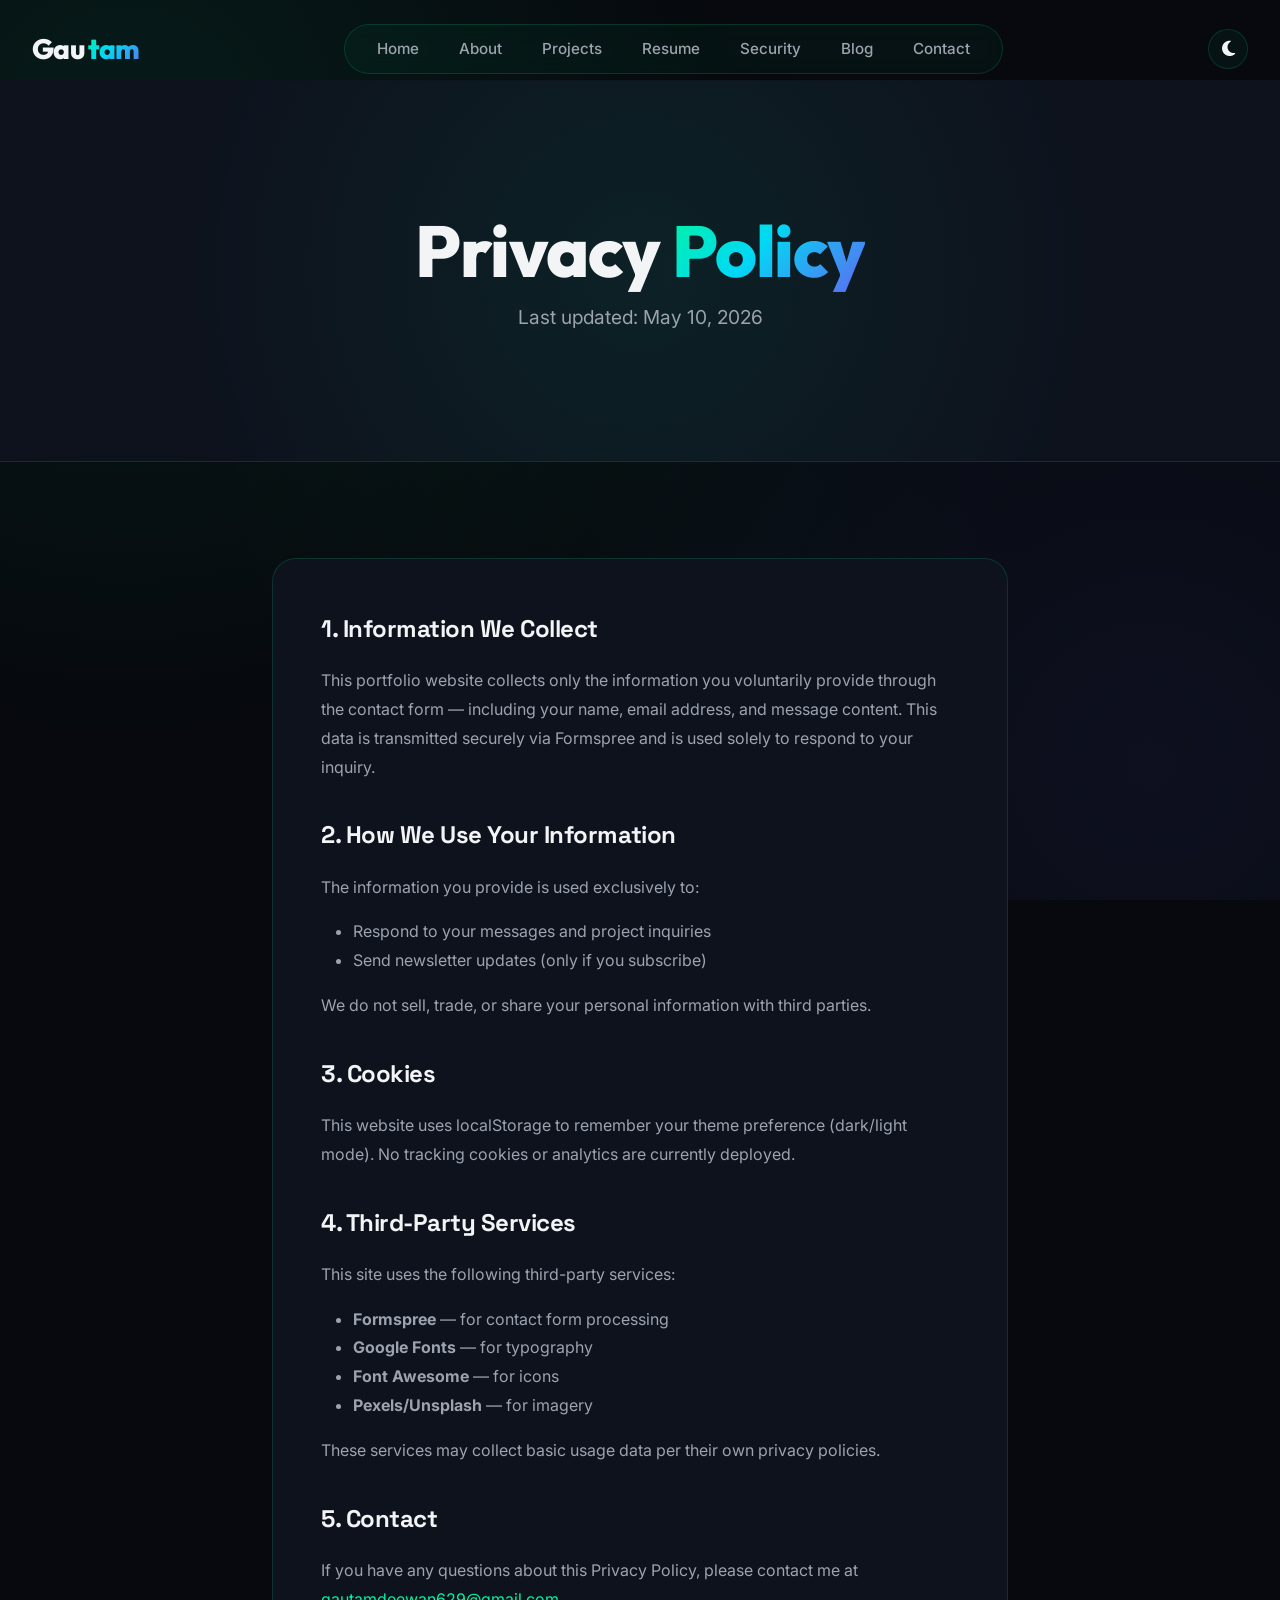
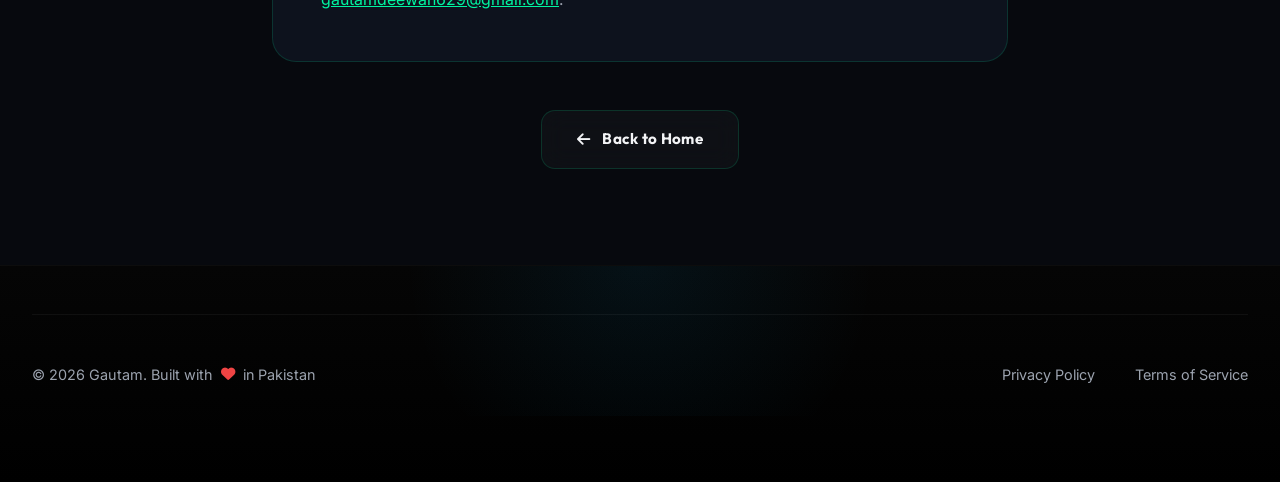
<file: privacy.html>
<!DOCTYPE html>
<html lang="en">
<head>
    <meta charset="UTF-8">
    <meta name="viewport" content="width=device-width, initial-scale=1.0">
    <title>Privacy Policy | Gautam Portfolio</title>
    <meta name="description" content="Privacy Policy for Gautam's portfolio website. Learn how your data is handled.">
    <link rel="icon" href="assets/favicon.svg" type="image/svg+xml">
    <link rel="canonical" href="https://goutamdeewan561-oss.github.io/privacy.html">
    <link href="https://fonts.googleapis.com/css2?family=Space+Grotesk:wght@300;400;500;600;700&family=Inter:wght@300;400;500;600;700&display=swap" rel="stylesheet">
    <link rel="stylesheet" href="https://cdnjs.cloudflare.com/ajax/libs/font-awesome/6.5.1/css/all.min.css">
    <link rel="stylesheet" href="css/style.css">
    <link rel="stylesheet" href="css/pages.css">
</head>
<body>
    <div id="custom-cursor"></div>
    <nav class="navbar">
        <div class="container">
            <a href="index.html" class="logo"><span class="logo-text">Gau</span>
                <span class="logo-highlight">tam</span></a>
            <div class="nav-links">
                <a href="index.html" class="nav-link">Home</a>
                <a href="about.html" class="nav-link">About</a>
                <a href="projects.html" class="nav-link">Projects</a>
                <a href="resume.html" class="nav-link">Resume</a>
                <a href="cybersecurity.html" class="nav-link">Security</a>
                <a href="blog.html" class="nav-link">Blog</a>
                <a href="contact.html" class="nav-link">Contact</a>
            </div>
            <div class="nav-actions">
                <button id="theme-toggle" class="theme-toggle-btn"><i class="fas fa-moon"></i></button>
                <button class="menu-toggle" id="menuToggle"><span></span><span></span><span></span></button>
            </div>
        </div>
    </nav>

    <section class="page-header">
        <div class="container">
            <h1 data-aos="fade-up">Privacy <span class="highlight">Policy</span></h1>
            <p data-aos="fade-up">Last updated: May 10, 2026</p>
        </div>
    </section>

    <section style="padding: 6rem 0;">
        <div class="container" style="max-width: 800px;">
            <div style="background: var(--dark-surface); border: 1px solid var(--border-glass); border-radius: 24px; padding: 3rem; line-height: 1.8; color: var(--text-muted);">
                <h2 style="color: var(--text-main); margin-bottom: 1rem; font-family: 'Space Grotesk', sans-serif;">1. Information We Collect</h2>
                <p>This portfolio website collects only the information you voluntarily provide through the contact form — including your name, email address, and message content. This data is transmitted securely via Formspree and is used solely to respond to your inquiry.</p>

                <h2 style="color: var(--text-main); margin: 2rem 0 1rem; font-family: 'Space Grotesk', sans-serif;">2. How We Use Your Information</h2>
                <p>The information you provide is used exclusively to:</p>
                <ul style="margin: 1rem 0 1rem 2rem;">
                    <li>Respond to your messages and project inquiries</li>
                    <li>Send newsletter updates (only if you subscribe)</li>
                </ul>
                <p>We do not sell, trade, or share your personal information with third parties.</p>

                <h2 style="color: var(--text-main); margin: 2rem 0 1rem; font-family: 'Space Grotesk', sans-serif;">3. Cookies</h2>
                <p>This website uses localStorage to remember your theme preference (dark/light mode). No tracking cookies or analytics are currently deployed.</p>

                <h2 style="color: var(--text-main); margin: 2rem 0 1rem; font-family: 'Space Grotesk', sans-serif;">4. Third-Party Services</h2>
                <p>This site uses the following third-party services:</p>
                <ul style="margin: 1rem 0 1rem 2rem;">
                    <li><strong>Formspree</strong> — for contact form processing</li>
                    <li><strong>Google Fonts</strong> — for typography</li>
                    <li><strong>Font Awesome</strong> — for icons</li>
                    <li><strong>Pexels/Unsplash</strong> — for imagery</li>
                </ul>
                <p>These services may collect basic usage data per their own privacy policies.</p>

                <h2 style="color: var(--text-main); margin: 2rem 0 1rem; font-family: 'Space Grotesk', sans-serif;">5. Contact</h2>
                <p>If you have any questions about this Privacy Policy, please contact me at <a href="mailto:gautamdeewan629@gmail.com" style="color: var(--primary);">gautamdeewan629@gmail.com</a>.</p>
            </div>
            <div style="text-align: center; margin-top: 3rem;">
                <a href="index.html" class="btn-outline"><i class="fas fa-arrow-left"></i> Back to Home</a>
            </div>
        </div>
    </section>

    <footer class="footer" style="padding: 3rem 0;">
        <div class="container">
            <div class="footer-bottom">
                <div class="footer-copyright">
                    <p>&copy; 2026 Gautam. Built with <i class="fas fa-heart" style="color: #ef4444;"></i> in Pakistan</p>
                </div>
                <div class="footer-legal">
                    <a href="privacy.html">Privacy Policy</a>
                    <a href="terms.html">Terms of Service</a>
                </div>
            </div>
        </div>
    </footer>

    <script src="https://unpkg.com/aos@2.3.1/dist/aos.js"></script>
    <script src="js/main.js"></script>
</body>
</html>
</file>
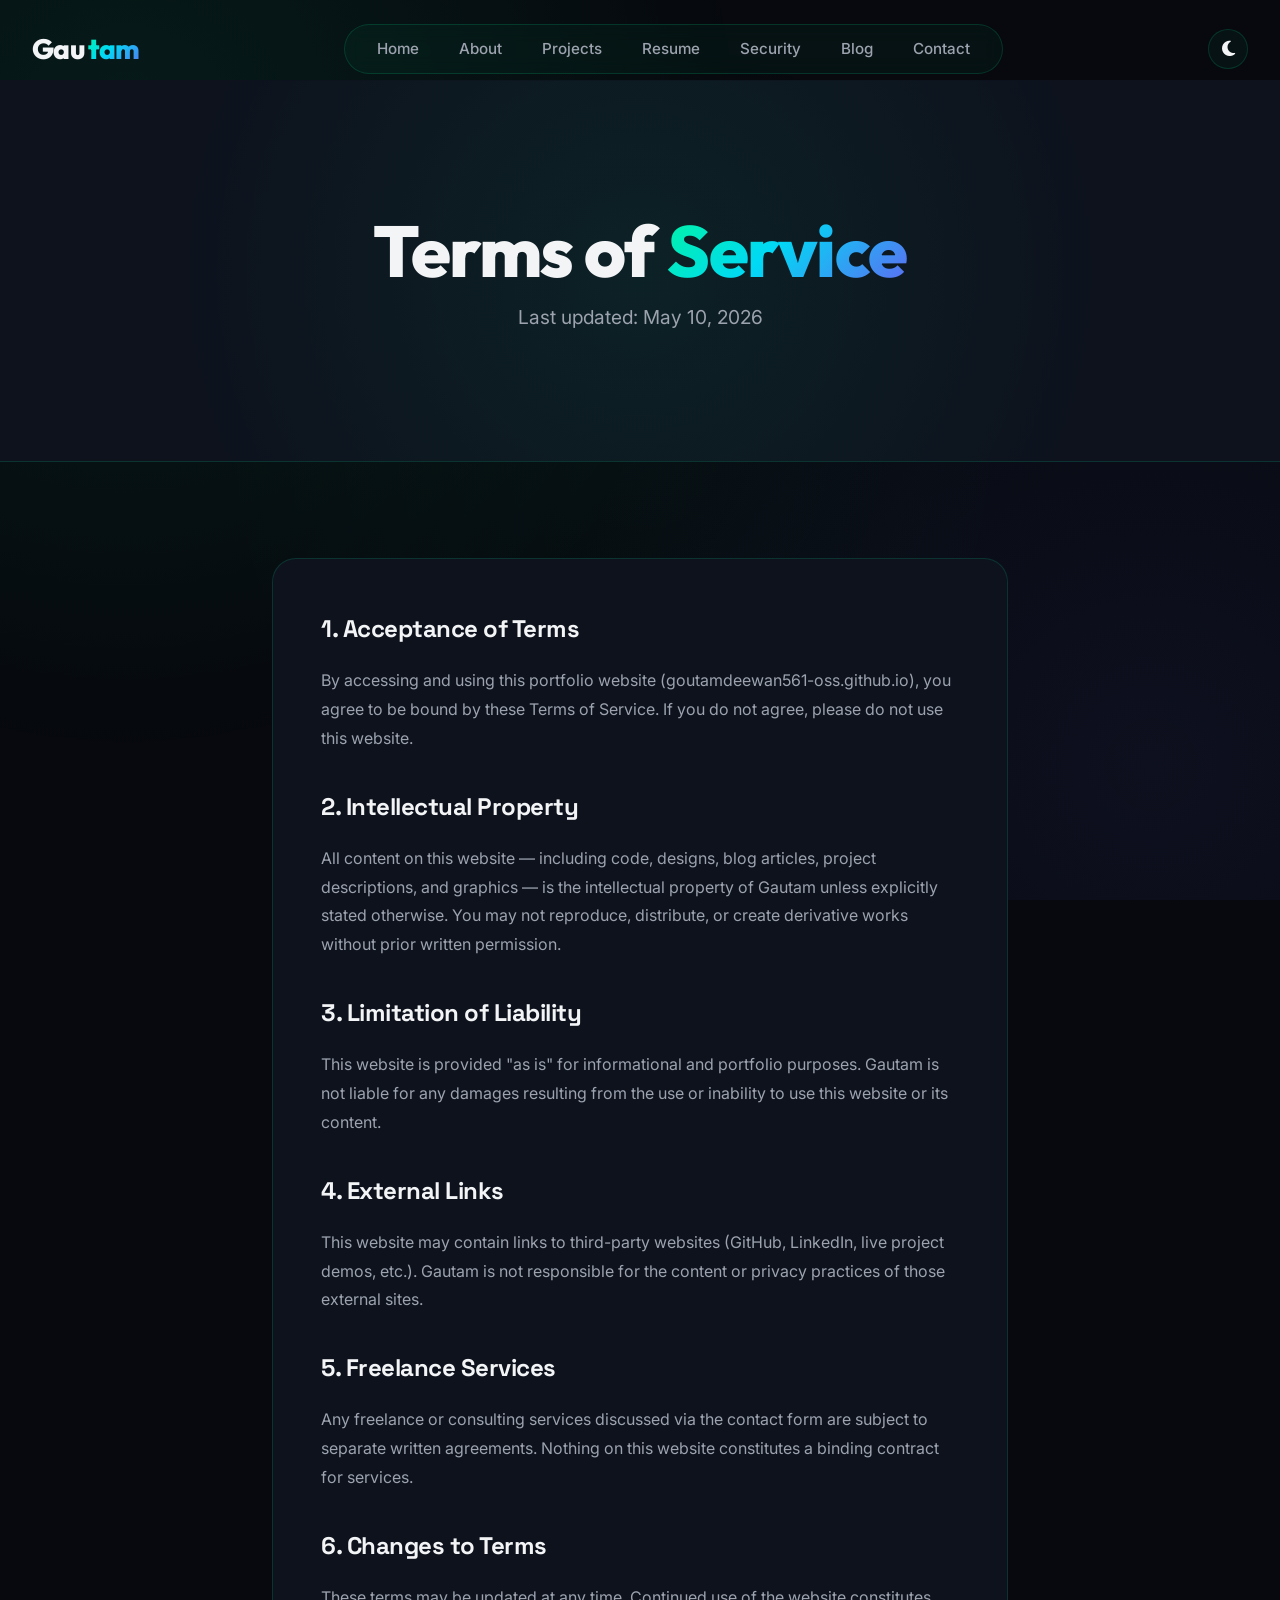
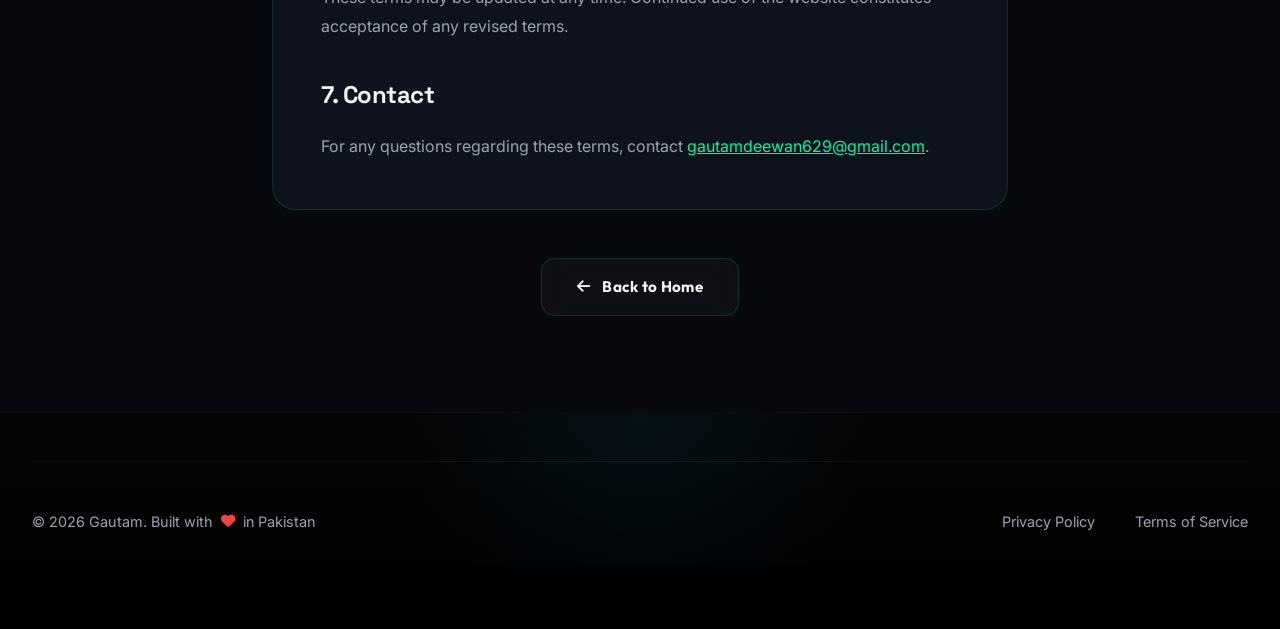
<file: terms.html>
<!DOCTYPE html>
<html lang="en">
<head>
    <meta charset="UTF-8">
    <meta name="viewport" content="width=device-width, initial-scale=1.0">
    <title>Terms of Service | Gautam Portfolio</title>
    <meta name="description" content="Terms of Service for Gautam's portfolio website.">
    <link rel="icon" href="assets/favicon.svg" type="image/svg+xml">
    <link rel="canonical" href="https://goutamdeewan561-oss.github.io/terms.html">
    <link href="https://fonts.googleapis.com/css2?family=Space+Grotesk:wght@300;400;500;600;700&family=Inter:wght@300;400;500;600;700&display=swap" rel="stylesheet">
    <link rel="stylesheet" href="https://cdnjs.cloudflare.com/ajax/libs/font-awesome/6.5.1/css/all.min.css">
    <link rel="stylesheet" href="css/style.css">
    <link rel="stylesheet" href="css/pages.css">
</head>
<body>
    <div id="custom-cursor"></div>
    <nav class="navbar">
        <div class="container">
            <a href="index.html" class="logo"><span class="logo-text">Gau</span>
                <span class="logo-highlight">tam</span></a>
            <div class="nav-links">
                <a href="index.html" class="nav-link">Home</a>
                <a href="about.html" class="nav-link">About</a>
                <a href="projects.html" class="nav-link">Projects</a>
                <a href="resume.html" class="nav-link">Resume</a>
                <a href="cybersecurity.html" class="nav-link">Security</a>
                <a href="blog.html" class="nav-link">Blog</a>
                <a href="contact.html" class="nav-link">Contact</a>
            </div>
            <div class="nav-actions">
                <button id="theme-toggle" class="theme-toggle-btn"><i class="fas fa-moon"></i></button>
                <button class="menu-toggle" id="menuToggle"><span></span><span></span><span></span></button>
            </div>
        </div>
    </nav>

    <section class="page-header">
        <div class="container">
            <h1 data-aos="fade-up">Terms of <span class="highlight">Service</span></h1>
            <p data-aos="fade-up">Last updated: May 10, 2026</p>
        </div>
    </section>

    <section style="padding: 6rem 0;">
        <div class="container" style="max-width: 800px;">
            <div style="background: var(--dark-surface); border: 1px solid var(--border-glass); border-radius: 24px; padding: 3rem; line-height: 1.8; color: var(--text-muted);">
                <h2 style="color: var(--text-main); margin-bottom: 1rem; font-family: 'Space Grotesk', sans-serif;">1. Acceptance of Terms</h2>
                <p>By accessing and using this portfolio website (goutamdeewan561-oss.github.io), you agree to be bound by these Terms of Service. If you do not agree, please do not use this website.</p>

                <h2 style="color: var(--text-main); margin: 2rem 0 1rem; font-family: 'Space Grotesk', sans-serif;">2. Intellectual Property</h2>
                <p>All content on this website — including code, designs, blog articles, project descriptions, and graphics — is the intellectual property of Gautam unless explicitly stated otherwise. You may not reproduce, distribute, or create derivative works without prior written permission.</p>

                <h2 style="color: var(--text-main); margin: 2rem 0 1rem; font-family: 'Space Grotesk', sans-serif;">3. Limitation of Liability</h2>
                <p>This website is provided "as is" for informational and portfolio purposes. Gautam is not liable for any damages resulting from the use or inability to use this website or its content.</p>

                <h2 style="color: var(--text-main); margin: 2rem 0 1rem; font-family: 'Space Grotesk', sans-serif;">4. External Links</h2>
                <p>This website may contain links to third-party websites (GitHub, LinkedIn, live project demos, etc.). Gautam is not responsible for the content or privacy practices of those external sites.</p>

                <h2 style="color: var(--text-main); margin: 2rem 0 1rem; font-family: 'Space Grotesk', sans-serif;">5. Freelance Services</h2>
                <p>Any freelance or consulting services discussed via the contact form are subject to separate written agreements. Nothing on this website constitutes a binding contract for services.</p>

                <h2 style="color: var(--text-main); margin: 2rem 0 1rem; font-family: 'Space Grotesk', sans-serif;">6. Changes to Terms</h2>
                <p>These terms may be updated at any time. Continued use of the website constitutes acceptance of any revised terms.</p>

                <h2 style="color: var(--text-main); margin: 2rem 0 1rem; font-family: 'Space Grotesk', sans-serif;">7. Contact</h2>
                <p>For any questions regarding these terms, contact <a href="mailto:gautamdeewan629@gmail.com" style="color: var(--primary);">gautamdeewan629@gmail.com</a>.</p>
            </div>
            <div style="text-align: center; margin-top: 3rem;">
                <a href="index.html" class="btn-outline"><i class="fas fa-arrow-left"></i> Back to Home</a>
            </div>
        </div>
    </section>

    <footer class="footer" style="padding: 3rem 0;">
        <div class="container">
            <div class="footer-bottom">
                <div class="footer-copyright">
                    <p>&copy; 2026 Gautam. Built with <i class="fas fa-heart" style="color: #ef4444;"></i> in Pakistan</p>
                </div>
                <div class="footer-legal">
                    <a href="privacy.html">Privacy Policy</a>
                    <a href="terms.html">Terms of Service</a>
                </div>
            </div>
        </div>
    </footer>

    <script src="https://unpkg.com/aos@2.3.1/dist/aos.js"></script>
    <script src="js/main.js"></script>
</body>
</html>
</file>
<file: css/style.css>
@import url('https://fonts.googleapis.com/css2?family=Outfit:wght@300;400;500;600;700;800&family=Inter:wght@300;400;500;600&display=swap');

:root {
    /* Modern Cyber Mint & Electric Indigo Palette */
    --primary: #00f5a0;       /* Neon Cyber Mint / Emerald */
    --primary-glow: rgba(0, 245, 160, 0.45);
    --secondary: #6366f1;     /* Electric Indigo */
    --secondary-glow: rgba(99, 102, 241, 0.45);
    --accent: #f59e0b;        /* Amber Gold */
    --accent-glow: rgba(245, 158, 11, 0.4);
    
    --dark: #07090e;          /* Deep Obsidian Void */
    --dark-surface: #0d121d;  /* Crisp Dark Glass Surface */
    --dark-elevated: rgba(0, 245, 160, 0.04);
    
    --text-main: #f3f4f6;     /* Slate 100 */
    --text-muted: #9ca3af;    /* Slate 400 */
    
    --border-glass: rgba(0, 245, 160, 0.15);
    --bg-glass: rgba(7, 9, 14, 0.85);
    
    --gradient-text: linear-gradient(135deg, #00f5a0 0%, #00d9f5 45%, #6366f1 100%);
    --gradient-bg: linear-gradient(135deg, #00f5a0 0%, #6366f1 100%);
    
    --transition: all 0.3s cubic-bezier(0.16, 1, 0.3, 1);
    --cursor-size: 20px;
    --card-shadow: 0 20px 45px rgba(0, 0, 0, 0.5), 0 0 25px rgba(0, 245, 160, 0.06);
}

.service-image-header {
    width: 100%;
    height: 180px;
    overflow: hidden;
    border-radius: 20px 20px 0 0;
    margin-bottom: -40px;
}
.service-image-header img {
    width: 100%;
    height: 100%;
    object-fit: cover;
    opacity: 0.5;
    transition: var(--transition);
}
.service-card:hover .service-image-header img {
    transform: scale(1.1);
    opacity: 0.8;
}

.threat-visual-grid {
    display: grid;
    grid-template-columns: repeat(auto-fit, minmax(280px, 1fr));
    gap: 2rem;
    margin: 3rem 0;
}
.visual-card {
    background: var(--dark-surface);
    padding: 2rem;
    border-radius: 24px;
    border: 1px solid var(--border-glass);
}
.stat-bar-container {
    width: 100%;
    height: 12px;
    background: rgba(255,255,255,0.05);
    border-radius: 10px;
    margin-top: 1rem;
    overflow: hidden;
}
.stat-bar {
    height: 100%;
    background: var(--gradient-bg);
    border-radius: 10px;
    display: flex;
    align-items: center;
    justify-content: flex-end;
    padding-right: 5px;
    font-size: 0.6rem;
    color: white;
    font-weight: 800;
}

/* Light Mode Variables Override */
[data-theme="light"] {
    --dark: #f8fafc;
    --dark-surface: #ffffff;
    --dark-elevated: rgba(0, 0, 0, 0.03);
    --text-main: #0f172a;
    --text-muted: #64748b;
    --border-glass: rgba(0, 0, 0, 0.08);
    --bg-glass: rgba(255, 255, 255, 0.7);
}

/* High-Performance Native Cursor + Glowing Follower Aura (Zero Input Lag) */
#custom-cursor {
    position: fixed;
    top: 0;
    left: 0;
    width: 28px;
    height: 28px;
    border: 1.5px solid var(--primary);
    background: rgba(0, 245, 160, 0.12);
    border-radius: 50%;
    pointer-events: none;
    z-index: 999999;
    will-change: transform;
    transform: translate3d(-100px, -100px, 0);
    transition: width 0.15s ease, height 0.15s ease, background 0.15s ease, border-color 0.15s ease, opacity 0.15s ease;
    display: none;
    box-shadow: 0 0 15px rgba(0, 245, 160, 0.25);
}

@media (hover: hover) and (pointer: fine) {
    #custom-cursor { display: block; }
    /* Native hardware cursor is preserved so movement is 100% instant 0ms response! */
    body { cursor: default; }
    a, button, [role="button"], input, select, textarea { cursor: pointer; }
}

#custom-cursor.hover {
    width: 50px;
    height: 50px;
    background: rgba(99, 102, 241, 0.18);
    border-color: var(--secondary);
    box-shadow: 0 0 20px rgba(99, 102, 241, 0.35);
}

/* Screen Wave Ripple on Click */
.cursor-ripple {
    position: fixed;
    border: 2px solid var(--primary);
    background: rgba(14, 165, 233, 0.1);
    border-radius: 50%;
    pointer-events: none;
    z-index: 9999;
    animation: ripple-out 0.8s ease-out forwards;
}

@keyframes ripple-out {
    0% { width: 0; height: 0; opacity: 1; transform: translate(-50%, -50%) scale(0); }
    100% { width: 100px; height: 100px; opacity: 0; transform: translate(-50%, -50%) scale(1); }
}

/* Animated Wave Divider */
.wave-container {
    position: relative;
    width: 100%;
    height: 150px;
    background: var(--dark);
    overflow: hidden;
    margin-top: -100px;
}

.waves {
    position: absolute;
    width: 100%;
    height: 100%;
    min-height: 100px;
    max-height: 150px;
    bottom: 0;
    left: 0;
}

.parallax > use {
    animation: move-forever 25s cubic-bezier(.55, .5, .45, .5) infinite;
}
.parallax > use:nth-child(1) { animation-delay: -2s; animation-duration: 7s; }
.parallax > use:nth-child(2) { animation-delay: -3s; animation-duration: 10s; }
.parallax > use:nth-child(3) { animation-delay: -4s; animation-duration: 13s; }
.parallax > use:nth-child(4) { animation-delay: -5s; animation-duration: 20s; }

@keyframes move-forever {
    0% { transform: translate3d(-90px, 0, 0); }
    100% { transform: translate3d(85px, 0, 0); }
}

* {
    margin: 0;
    padding: 0;
    box-sizing: border-box;
}

html {
    scroll-behavior: smooth;
    overflow-x: hidden;
}

/* Pure CSS GPU Ambient Mesh (0% CPU Overhead) */
body {
    position: relative;
    background-color: var(--dark);
    min-height: 100vh;
}
body::before {
    content: '';
    position: fixed;
    top: 0;
    left: 0;
    width: 100vw;
    height: 100vh;
    background: 
        radial-gradient(circle at 10% 15%, rgba(0, 245, 160, 0.08) 0%, transparent 45%),
        radial-gradient(circle at 90% 85%, rgba(99, 102, 241, 0.08) 0%, transparent 45%),
        radial-gradient(circle at 50% 50%, rgba(0, 245, 160, 0.03) 0%, transparent 55%);
    pointer-events: none;
    z-index: -1;
}
body {
    font-family: 'Inter', sans-serif;
    background-color: var(--dark);
    color: var(--text-main);
    overflow-x: hidden; 
    line-height: 1.6;
    width: 100%;
    touch-action: manipulation;
}

/* Global Content Fixes */
img {
    max-width: 100%;
    height: auto;
}

.container {
    width: 100%;
    max-width: 1280px;
    margin: 0 auto;
    padding: 0 1.5rem;
}

h1, h2, h3, h4, h5, h6, .logo, .hero-title, .section-title {
    font-family: 'Outfit', sans-serif;
    letter-spacing: -0.02em;
}

.container {
    max-width: 1280px;
    margin: 0 auto;
    padding: 0 2rem;
    position: relative;
    z-index: 1;
}

@media (max-width: 768px) {
    .container {
        padding: 0 1.2rem;
    }
    section {
        padding: 5rem 0;
    }
}

/* Background Effects */
.bg-canvas {
    position: fixed;
    top: 0;
    left: 0;
    width: 100vw;
    height: 100vh;
    z-index: -1;
    pointer-events: none;
    opacity: 0.6;
}

/* Preloader */
.preloader {
    position: fixed;
    inset: 0;
    background: var(--dark);
    z-index: 99999;
    display: flex;
    align-items: center;
    justify-content: center;
    transition: opacity 0.8s ease, visibility 0.8s ease;
}

.preloader.hide {
    opacity: 0;
    visibility: hidden;
}

.preloader-content {
    text-align: center;
}

.preloader-logo {
    font-size: 3.5rem;
    font-weight: 800;
    background: var(--gradient-text);
    -webkit-background-clip: text;
    background-clip: text;
    color: transparent;
    animation: pulse 2s cubic-bezier(0.4, 0, 0.6, 1) infinite;
}

@keyframes pulse {
    0%, 100% { opacity: 1; filter: drop-shadow(0 0 10px var(--primary-glow)); }
    50% { opacity: 0.5; filter: drop-shadow(0 0 0px transparent); }
}

/* Navigation - Glassmorphism */
.navbar {
    position: fixed;
    top: 0;
    left: 0;
    width: 100%;
    z-index: 1000;
    padding: 1.5rem 0;
    transition: var(--transition);
}

.navbar.scrolled {
    background: var(--bg-glass);
    backdrop-filter: blur(20px);
    -webkit-backdrop-filter: blur(20px);
    padding: 1rem 0;
    border-bottom: 1px solid var(--border-glass);
}

.navbar .container {
    display: flex;
    justify-content: space-between;
    align-items: center;
}

.nav-actions {
    display: flex;
    align-items: center;
    gap: 1.5rem;
}

.theme-toggle-btn {
    background: var(--dark-elevated);
    border: 1px solid var(--border-glass);
    color: var(--text-main);
    width: 40px;
    height: 40px;
    border-radius: 50%;
    cursor: pointer;
    display: flex;
    align-items: center;
    justify-content: center;
    transition: var(--transition);
    font-size: 1.1rem;
}

.theme-toggle-btn:hover {
    background: var(--primary);
    color: white;
    transform: rotate(15deg) scale(1.1);
    border-color: transparent;
}

.logo {
    font-size: 1.75rem;
    font-weight: 800;
    text-decoration: none;
    display: flex;
    gap: 0.25rem;
    position: relative;
}

.logo-text {
    color: var(--text-main);
}

.logo-highlight {
    background: var(--gradient-text);
    -webkit-background-clip: text;
    background-clip: text;
    color: transparent;
}

.nav-links {
    display: flex;
    gap: 2.5rem;
    background: var(--dark-elevated);
    padding: 0.75rem 2rem;
    border-radius: 50px;
    border: 1px solid var(--border-glass);
    backdrop-filter: blur(10px);
}

@media (max-width: 992px) {
    .nav-links {
        display: none;
    }
}

.nav-link {
    color: var(--text-muted);
    text-decoration: none;
    font-weight: 500;
    font-size: 0.95rem;
    transition: var(--transition);
    position: relative;
}

.nav-link::after {
    content: '';
    position: absolute;
    bottom: -6px;
    left: 50%;
    transform: translateX(-50%);
    width: 0;
    height: 3px;
    background: var(--gradient-bg);
    border-radius: 4px;
    transition: width 0.3s ease;
}

.nav-link:hover::after,
.nav-link.active::after {
    width: 100%;
}

.nav-link:hover,
.nav-link.active {
    color: var(--text-main);
    text-shadow: 0 0 10px rgba(255,255,255,0.1);
}

.menu-toggle {
    display: none;
    flex-direction: column;
    gap: 6px;
    background: none;
    border: none;
    cursor: pointer;
    padding: 0.5rem;
    z-index: 1002;
}

@media (max-width: 992px) {
    .menu-toggle {
        display: flex;
    }
}

.menu-toggle span {
    width: 25px;
    height: 2px;
    background: var(--text-main);
    transition: var(--transition);
    border-radius: 2px;
}

.menu-toggle.active span:nth-child(1) {
    transform: translateY(8px) rotate(45deg);
}

.menu-toggle.active span:nth-child(2) {
    opacity: 0;
}

.menu-toggle.active span:nth-child(3) {
    transform: translateY(-8px) rotate(-45deg);
}

/* Modern Mobile Menu Redesign */
.mobile-menu {
    position: fixed;
    top: 0;
    right: -100%;
    width: 100%;
    height: 100vh;
    background: rgba(9, 9, 11, 0.98);
    backdrop-filter: blur(25px);
    z-index: 2000;
    transition: all 0.6s cubic-bezier(0.85, 0, 0.15, 1);
    display: flex;
    flex-direction: column;
    justify-content: center;
    align-items: center;
    padding: 2rem;
}

.mobile-menu.open {
    right: 0;
}

.mobile-menu-header {
    position: absolute;
    top: 1.5rem;
    left: 0;
    width: 100%;
    padding: 0 2rem;
    display: flex;
    justify-content: space-between;
    align-items: center;
}

.mobile-menu-links {
    display: flex;
    flex-direction: column;
    gap: 1.5rem;
    text-align: center;
    width: 100%;
}

.mobile-menu-links a {
    color: var(--text-main);
    text-decoration: none;
    font-size: 2.2rem;
    font-weight: 700;
    font-family: 'Outfit', sans-serif;
    transition: all 0.3s ease;
    opacity: 0;
    transform: translateY(20px);
}

.mobile-menu.open .mobile-menu-links a {
    opacity: 1;
    transform: translateY(0);
}

/* Staggered animation for menu items */
.mobile-menu.open .mobile-menu-links a:nth-child(1) { transition-delay: 0.1s; }
.mobile-menu.open .mobile-menu-links a:nth-child(2) { transition-delay: 0.2s; }
.mobile-menu.open .mobile-menu-links a:nth-child(3) { transition-delay: 0.3s; }
.mobile-menu.open .mobile-menu-links a:nth-child(4) { transition-delay: 0.4s; }
.mobile-menu.open .mobile-menu-links a:nth-child(5) { transition-delay: 0.5s; }
.mobile-menu.open .mobile-menu-links a:nth-child(6) { transition-delay: 0.6s; }

.mobile-menu-links a:hover {
    color: var(--primary);
    letter-spacing: 2px;
}

.mobile-menu-social {
    margin-top: 4rem;
    display: flex;
    gap: 2rem;
    opacity: 0;
    transition: all 0.5s ease 0.7s;
}

.mobile-menu.open .mobile-menu-social {
    opacity: 1;
}

.mobile-menu-social a {
    font-size: 1.5rem;
    color: var(--text-muted);
    transition: color 0.3s ease;
}

.mobile-menu-social a:hover {
    color: var(--primary);
}

.close-menu {
    background: none;
    border: none;
    color: var(--text-main);
    font-size: 2rem;
    cursor: pointer;
}

/* ============================================
   BUTTON GLOW ANIMATION SYSTEM
   ============================================ */

@keyframes btn-glow {
    0%, 100% {
        box-shadow:
            0 0 8px  rgba(14, 165, 233, 0.5),
            0 0 20px rgba(14, 165, 233, 0.3),
            0 0 40px rgba(14, 165, 233, 0.1);
    }
    50% {
        box-shadow:
            0 0 16px rgba(14, 165, 233, 0.8),
            0 0 35px rgba(14, 165, 233, 0.5),
            0 0 60px rgba(14, 165, 233, 0.2);
    }
}

@keyframes btn-glow-outline {
    0%, 100% {
        box-shadow:
            0 0 8px  rgba(14, 165, 233, 0.3),
            0 0 20px rgba(14, 165, 233, 0.15);
    }
    50% {
        box-shadow:
            0 0 16px rgba(14, 165, 233, 0.55),
            0 0 35px rgba(14, 165, 233, 0.25);
    }
}

/* ---- Primary Button ---- */
.btn-primary {
    display: inline-flex;
    align-items: center;
    justify-content: center;
    gap: 0.75rem;
    padding: 1rem 2.2rem;
    background: var(--gradient-bg);
    color: #fff;
    text-decoration: none;
    font-weight: 700;
    font-size: 0.95rem;
    letter-spacing: 0.02em;
    border-radius: 14px;
    border: none;
    cursor: pointer;
    font-family: 'Outfit', sans-serif;
    transition: box-shadow 0.35s ease, filter 0.35s ease;
}

.btn-primary:hover {
    animation: btn-glow 1.8s ease-in-out infinite;
    filter: brightness(1.1);
}

.btn-primary:not(:hover) {
    box-shadow: none;
    animation: none;
}

/* ---- Outline Button ---- */
.btn-outline {
    display: inline-flex;
    align-items: center;
    justify-content: center;
    gap: 0.75rem;
    padding: 1rem 2.2rem;
    border: 1.5px solid var(--border-glass);
    background: rgba(255,255,255,0.03);
    color: var(--text-main);
    text-decoration: none;
    font-weight: 700;
    font-size: 0.95rem;
    letter-spacing: 0.02em;
    border-radius: 14px;
    backdrop-filter: blur(12px);
    font-family: 'Outfit', sans-serif;
    transition: box-shadow 0.35s ease, border-color 0.35s ease, background 0.35s ease;
}

.btn-outline:hover {
    background: rgba(14,165,233,0.06);
    border-color: var(--primary);
    color: var(--text-main);
    animation: btn-glow-outline 1.8s ease-in-out infinite;
}

.btn-outline:not(:hover) {
    box-shadow: none;
    animation: none;
}

/* ---- Submit / CTA Button ---- */
.submit-btn {
    transition: box-shadow 0.35s ease, filter 0.35s ease;
}
.submit-btn:hover {
    animation: btn-glow 1.8s ease-in-out infinite;
    filter: brightness(1.1);
}

/* ---- Footer newsletter button ---- */
.newsletter-form button {
    transition: box-shadow 0.35s ease;
}
.newsletter-form button:hover {
    animation: btn-glow 1.8s ease-in-out infinite;
}

/* Hero Section */
.hero {
    min-height: 100vh;
    display: flex;
    align-items: center;
    position: relative;
    padding-top: 80px;
    overflow: hidden; /* Critical fix for hero overflow */
}

.hero-grid {
    display: grid;
    grid-template-columns: 1.2fr 0.8fr;
    gap: 4rem;
    align-items: center;
}

@media (max-width: 992px) {
    .hero-grid {
        grid-template-columns: 1fr;
        text-align: center;
        gap: 3rem;
        padding-top: 4rem;
    }
}

.hero-badge {
    display: inline-flex;
    align-items: center;
    gap: 0.75rem;
    padding: 0.5rem 1.25rem;
    background: var(--dark-elevated);
    border: 1px solid var(--border-glass);
    border-radius: 50px;
    margin-bottom: 2rem;
    backdrop-filter: blur(10px);
    font-size: 0.875rem;
    font-weight: 500;
    color: var(--text-main);
    box-shadow: 0 4px 15px rgba(0,0,0,0.2);
}

.badge-dot {
    width: 8px;
    height: 8px;
    background: #10b981; /* Emerald */
    border-radius: 50%;
    box-shadow: 0 0 10px #10b981;
    animation: pulse-green 2s infinite;
}

@keyframes pulse-green {
    0% { box-shadow: 0 0 0 0 rgba(16, 185, 129, 0.4); }
    70% { box-shadow: 0 0 0 10px rgba(16, 185, 129, 0); }
    100% { box-shadow: 0 0 0 0 rgba(16, 185, 129, 0); }
}

.hero-title {
    font-size: clamp(2.5rem, 8vw, 5.5rem);
    line-height: 1.1;
    margin-bottom: 1.5rem;
    font-weight: 800;
}

.title-line {
    display: block;
}

.title-highlight {
    background: var(--gradient-text);
    -webkit-background-clip: text;
    background-clip: text;
    color: transparent;
    display: inline-block;
}

.hero-description {
    color: var(--text-muted);
    font-size: 1.25rem;
    margin-bottom: 2.5rem;
    max-width: 540px;
    line-height: 1.7;
}

@media (max-width: 992px) {
    .hero-description {
        margin-left: auto;
        margin-right: auto;
    }
}

.hero-buttons {
    display: flex;
    gap: 1.25rem;
    margin-bottom: 3.5rem;
    flex-wrap: wrap;
}

@media (max-width: 992px) {
    .hero-buttons {
        justify-content: center;
    }
}

.hero-stats {
    display: flex;
    gap: 3rem;
    padding-top: 2rem;
    border-top: 1px solid var(--border-glass);
}

@media (max-width: 992px) {
    .hero-stats {
        justify-content: center;
        border-top: none;
        padding-top: 0;
    }
}

.stat {
    text-align: left;
}

@media (max-width: 992px) {
    .stat {
        text-align: center;
    }
}

.stat-number {
    font-size: 2.5rem;
    font-weight: 800;
    font-family: 'Outfit', sans-serif;
    color: var(--text-main);
    margin-bottom: 0.25rem;
}

.stat-label {
    font-size: 0.9rem;
    color: var(--text-muted);
    text-transform: uppercase;
    letter-spacing: 1px;
}

/* Visual Glow Elements */
.hero-visual {
    position: relative;
    display: flex;
    justify-content: center;
    align-items: center;
}

.hero-card {
    position: relative;
    width: 100%;
    max-width: 450px;
    aspect-ratio: 1;
    background: rgba(255, 255, 255, 0.02);
    border: 1px solid var(--border-glass);
    border-radius: 30px;
    padding: 3rem;
    display: flex;
    align-items: center;
    justify-content: center;
    backdrop-filter: blur(20px);
    box-shadow: 0 25px 50px -12px rgba(0,0,0,0.5);
    z-index: 2;
}

.hero-card::before {
    content: '';
    position: absolute;
    top: 0; left: -100%;
    width: 50%; height: 100%;
    background: linear-gradient(to right, transparent, rgba(255,255,255,0.05), transparent);
    transform: skewX(-20deg);
    animation: shine 4s infinite;
}

@keyframes shine {
    0% { left: -100%; }
    20% { left: 200%; }
    100% { left: 200%; }
}

.hero-visual-glow {
    position: absolute;
    top: 50%;
    left: 50%;
    transform: translate(-50%, -50%);
    width: 120%;
    height: 120%;
    background: radial-gradient(circle, var(--primary-glow) 0%, transparent 60%);
    z-index: 1;
    opacity: 0.4;
    filter: blur(40px);
}

.hero-visual-glow-2 {
    position: absolute;
    top: 30%;
    left: 30%;
    width: 100%;
    height: 100%;
    background: radial-gradient(circle, var(--secondary-glow) 0%, transparent 50%);
    z-index: 1;
    opacity: 0.4;
    filter: blur(60px);
}

.card-content {
    text-align: center;
    z-index: 2;
}

.code-icon i {
    font-size: 5rem;
    background: var(--gradient-text);
    -webkit-background-clip: text;
    background-clip: text;
    color: transparent;
    filter: drop-shadow(0 10px 15px rgba(14,165,233,0.3));
    margin-bottom: 2rem;
}

.tech-stack {
    display: flex;
    flex-wrap: wrap;
    gap: 0.75rem;
    justify-content: center;
}

.tech-stack span {
    padding: 0.5rem 1.25rem;
    background: var(--dark-elevated);
    border: 1px solid var(--border-glass);
    border-radius: 50px;
    color: var(--text-main);
    font-size: 0.875rem;
    font-weight: 500;
    transition: var(--transition);
}

.tech-stack span:hover {
    border-color: var(--primary);
    background: rgba(14, 165, 233, 0.1);
    transform: translateY(-2px);
}

/* Sections */
section {
    padding: 8rem 0;
    position: relative;
}

.section-header {
    text-align: center;
    margin-bottom: 5rem;
    max-width: 700px;
    margin-left: auto;
    margin-right: auto;
}

.section-tag {
    display: inline-block;
    padding: 0.35rem 1.25rem;
    background: var(--dark-elevated);
    border: 1px solid var(--border-glass);
    border-radius: 50px;
    font-size: 0.875rem;
    font-weight: 600;
    color: var(--primary);
    margin-bottom: 1.5rem;
    text-transform: uppercase;
    letter-spacing: 1px;
}

.section-title {
    font-size: clamp(2.5rem, 4vw, 3.5rem);
    font-weight: 800;
    margin-bottom: 1.5rem;
    line-height: 1.2;
}

.highlight {
    background: var(--gradient-text);
    -webkit-background-clip: text;
    background-clip: text;
    color: transparent;
}

.section-subtitle {
    color: var(--text-muted);
    font-size: 1.125rem;
    line-height: 1.7;
}

/* Services */
.services-grid {
    display: grid;
    grid-template-columns: repeat(auto-fit, minmax(280px, 1fr)); /* Better fit for narrow phones */
    gap: 1.5rem;
}

.service-card {
    background: var(--dark-surface);
    border: 1px solid var(--border-glass);
    border-radius: 24px;
    padding: 3rem 2.5rem;
    transition: var(--transition);
    position: relative;
    overflow: hidden;
    z-index: 1;
}

.service-card::before {
    content: '';
    position: absolute;
    top: 0; left: 0;
    width: 100%; height: 100%;
    background: radial-gradient(circle at top right, rgba(14,165,233,0.1), transparent 50%);
    z-index: -1;
    opacity: 0;
    transition: var(--transition);
}

.service-card:hover {
    transform: translateY(-10px);
    border-color: rgba(14,165,233,0.3);
    box-shadow: 0 20px 40px rgba(0,0,0,0.4);
}

.service-card:hover::before {
    opacity: 1;
}

.service-icon {
    width: 70px;
    height: 70px;
    background: var(--dark-elevated);
    border: 1px solid var(--border-glass);
    border-radius: 20px;
    display: flex;
    align-items: center;
    justify-content: center;
    font-size: 2rem;
    color: var(--primary);
    margin-bottom: 2rem;
    transition: var(--transition);
}

.service-card:hover .service-icon {
    background: var(--gradient-bg);
    color: #fff;
    border-color: transparent;
    transform: scale(1.1) rotate(5deg);
}

.service-card h3 {
    font-size: 1.5rem;
    margin-bottom: 1rem;
}

.service-card p {
    color: var(--text-muted);
    margin-bottom: 2rem;
    line-height: 1.7;
}

.service-tech {
    display: flex;
    flex-wrap: wrap;
    gap: 0.75rem;
}

.service-tech span {
    padding: 0.4rem 1rem;
    background: rgba(255,255,255,0.03);
    border: 1px solid rgba(255,255,255,0.05);
    border-radius: 8px;
    font-size: 0.8rem;
    color: var(--text-muted);
    font-weight: 500;
}

/* Projects */
.projects-grid {
    display: grid;
    grid-template-columns: repeat(auto-fill, minmax(280px, 1fr)); /* Better fit for narrow phones */
    gap: 1.5rem;
}

@media (max-width: 768px) {
    .projects-grid {
        grid-template-columns: 1fr;
    }
}

.project-card {
    background: var(--dark-surface);
    border: 1px solid var(--border-glass);
    border-radius: 24px;
    overflow: hidden;
    transition: var(--transition);
    display: flex;
    flex-direction: column;
}

.project-card:hover {
    transform: translateY(-10px);
    border-color: var(--primary);
    box-shadow: 0 20px 40px rgba(0,0,0,0.5), 0 0 20px rgba(14,165,233,0.1);
}

.project-image {
    height: 240px;
    background: var(--dark-surface);
    position: relative;
    overflow: hidden;
    display: flex;
    align-items: center;
    justify-content: center;
}

.project-img-display {
    width: 100%;
    height: 100%;
    object-fit: cover;
    transition: transform 0.8s cubic-bezier(0.16, 1, 0.3, 1);
}

.project-card:hover .project-img-display {
    transform: scale(1.1);
}
.project-image::after {
    content: '';
    position: absolute;
    top: 0; left: 0; width: 100%; height: 100%;
    background: radial-gradient(circle at center, transparent 30%, var(--dark-surface) 100%);
    pointer-events: none;
}

.project-image i {
    font-size: 5rem;
    color: var(--text-muted);
    opacity: 0.3;
    transition: var(--transition);
}

.project-card:hover .project-image i {
    transform: scale(1.1);
    color: var(--primary);
    opacity: 0.8;
}

.project-info {
    padding: 2rem;
    flex-grow: 1;
    display: flex;
    flex-direction: column;
}

.project-category {
    color: var(--primary);
    font-size: 0.75rem;
    font-weight: 600;
    margin-bottom: 0.75rem;
    display: inline-block;
    letter-spacing: 1px;
}

.project-info h3 {
    font-size: 1.4rem;
    margin-bottom: 1rem;
}

.project-info p {
    color: var(--text-muted);
    font-size: 0.95rem;
    margin-bottom: 1.5rem;
    flex-grow: 1;
}

.project-tech {
    display: flex;
    flex-wrap: wrap;
    gap: 0.5rem;
    margin-bottom: 1.5rem;
}

.project-tech span {
    padding: 0.35rem 0.85rem;
    background: rgba(255,255,255,0.03);
    border-radius: 6px;
    font-size: 0.75rem;
    color: var(--text-main);
}

.project-links {
    display: flex;
    gap: 1.5rem;
    margin-top: auto;
    padding-top: 1.5rem;
    border-top: 1px solid var(--border-glass);
}

.project-link {
    color: var(--text-main);
    text-decoration: none;
    font-size: 0.9rem;
    font-weight: 500;
    display: flex;
    align-items: center;
    gap: 0.5rem;
    transition: var(--transition);
}

.project-link:hover {
    color: var(--primary);
}

/* Filters */
.project-filters {
    display: flex;
    justify-content: center;
    gap: 1rem;
    margin-bottom: 4rem;
    flex-wrap: wrap;
}

.filter-btn {
    padding: 0.75rem 1.5rem;
    background: var(--dark-elevated);
    border: 1px solid var(--border-glass);
    border-radius: 50px;
    color: var(--text-muted);
    font-weight: 500;
    cursor: pointer;
    transition: var(--transition);
    font-family: 'Outfit', sans-serif;
}

.filter-btn:hover,
.filter-btn.active {
    background: var(--gradient-bg);
    color: #fff;
    border-color: transparent;
    box-shadow: 0 5px 15px var(--primary-glow);
}

/* Skills */
.skills-grid {
    display: grid;
    grid-template-columns: 1fr 1fr;
    gap: 5rem;
    align-items: center;
}

@media (max-width: 992px) {
    .skills-grid {
        grid-template-columns: 1fr;
        gap: 4rem;
    }
}

.skills-content h2 {
    font-size: clamp(2.5rem, 4vw, 3.5rem);
    margin-bottom: 1.5rem;
}

.skills-content p {
    color: var(--text-muted);
    font-size: 1.125rem;
    line-height: 1.7;
    margin-bottom: 2rem;
}

.skill-item {
    margin-bottom: 2rem;
}

.skill-info {
    display: flex;
    justify-content: space-between;
    margin-bottom: 0.75rem;
    font-weight: 500;
}

.skill-bar {
    height: 10px;
    background: var(--dark-elevated);
    border-radius: 10px;
    overflow: hidden;
    border: 1px solid var(--border-glass);
}

.skill-progress {
    height: 100%;
    background: var(--gradient-bg);
    border-radius: 10px;
    transition: width 1.5s cubic-bezier(0.16, 1, 0.3, 1);
    position: relative;
    overflow: hidden;
}

.skill-progress::after {
    content: '';
    position: absolute;
    top: 0; left: 0; bottom: 0; right: 0;
    background: linear-gradient(90deg, transparent, rgba(255,255,255,0.4), transparent);
    animation: shimmer 2s infinite;
}

@keyframes shimmer {
    0% { transform: translateX(-100%); }
    100% { transform: translateX(100%); }
}

/* Testimonials */
.testimonials-grid {
    display: grid;
    grid-template-columns: repeat(auto-fit, minmax(350px, 1fr));
    gap: 2.5rem;
}

.testimonial-card {
    background: var(--dark-surface);
    border: 1px solid var(--border-glass);
    border-radius: 24px;
    padding: 2.5rem;
    transition: var(--transition);
}

.testimonial-card:hover {
    border-color: rgba(139, 92, 246, 0.3);
    transform: translateY(-5px);
}

.testimonial-card i.fa-quote-left {
    color: var(--secondary);
    font-size: 2.5rem;
    margin-bottom: 1.5rem;
    opacity: 0.5;
}

.testimonial-card p {
    font-size: 1.1rem;
    color: var(--text-main);
    line-height: 1.8;
    margin-bottom: 2rem;
    font-style: italic;
}

.testimonial-author {
    display: flex;
    justify-content: space-between;
    align-items: center;
    padding-top: 1.5rem;
    border-top: 1px solid var(--border-glass);
}

.testimonial-author strong {
    font-family: 'Outfit', sans-serif;
    font-size: 1.1rem;
    color: var(--text-main);
}

.testimonial-author small {
    color: var(--text-muted);
    font-size: 0.85rem;
}

.rating {
    color: #f59e0b; /* Amber */
    font-size: 0.9rem;
}

/* CTA */
.cta-content {
    background: var(--dark-surface);
    border: 1px solid var(--border-glass);
    border-radius: 30px;
    padding: 6rem 3rem;
    text-align: center;
    position: relative;
    overflow: hidden;
    z-index: 1;
}

.cta-content::before {
    content: '';
    position: absolute;
    top: 50%; left: 50%;
    transform: translate(-50%, -50%);
    width: 100%; height: 100%;
    background: radial-gradient(circle, var(--primary-glow) 0%, transparent 70%);
    z-index: -1;
    opacity: 0.2;
}

.cta-content h2 {
    font-size: clamp(2.5rem, 4vw, 3.5rem);
    margin-bottom: 1.5rem;
}

.cta-content p {
    color: var(--text-muted);
    font-size: 1.25rem;
    margin-bottom: 3rem;
    max-width: 600px;
    margin-left: auto;
    margin-right: auto;
}

/* Footer */
.footer {
    background: linear-gradient(to bottom, #050505, #000);
    padding: 8rem 0 3rem;
    border-top: 1px solid rgba(255, 255, 255, 0.05);
    position: relative;
    overflow: hidden;
}

.footer::before {
    content: '';
    position: absolute;
    top: -150px;
    left: 50%;
    transform: translateX(-50%);
    width: 600px;
    height: 300px;
    background: radial-gradient(circle, rgba(14, 165, 233, 0.08) 0%, transparent 70%);
    pointer-events: none;
}

.footer-grid {
    display: grid;
    grid-template-columns: 1.5fr 0.8fr 0.8fr 1.2fr;
    gap: 4rem;
    margin-bottom: 6rem;
    position: relative;
    z-index: 2;
}

.footer-logo {
    display: flex;
    align-items: center;
    gap: 0.5rem;
    margin-bottom: 2rem;
}
.footer-logo .logo-text { 
    font-size: 2rem; 
    font-weight: 800; 
    color: var(--text-main);
    letter-spacing: -1px;
}
.footer-logo .logo-highlight { 
    font-size: 2rem; 
    font-weight: 800; 
    color: var(--primary);
    letter-spacing: -1px;
}

.footer-info p {
    color: var(--text-muted);
    line-height: 1.8;
    margin-bottom: 2.5rem;
    font-size: 1rem;
    max-width: 320px;
}

.footer-social {
    display: flex;
    gap: 1rem;
}
.footer-social a {
    width: 46px;
    height: 46px;
    background: rgba(255, 255, 255, 0.03);
    border: 1px solid rgba(255, 255, 255, 0.1);
    border-radius: 14px;
    display: flex;
    align-items: center;
    justify-content: center;
    color: var(--text-muted);
    font-size: 1.2rem;
    transition: all 0.4s cubic-bezier(0.4, 0, 0.2, 1);
}
.footer-social a:hover {
    color: white;
    background: var(--primary);
    border-color: var(--primary);
    transform: translateY(-8px) rotate(8deg);
    box-shadow: 0 15px 30px rgba(14, 165, 233, 0.4);
}

.footer-links h4, .footer-newsletter h4 {
    font-size: 0.9rem;
    font-weight: 700;
    text-transform: uppercase;
    letter-spacing: 2px;
    margin-bottom: 2.5rem;
    color: var(--text-main);
    position: relative;
}
.footer-links h4::after {
    content: '';
    position: absolute;
    left: 0;
    bottom: -10px;
    width: 30px;
    height: 2px;
    background: var(--primary);
}

.footer-links a {
    color: var(--text-muted);
    text-decoration: none;
    display: block;
    margin-bottom: 1.2rem;
    transition: all 0.3s ease;
    font-size: 1rem;
    position: relative;
    width: fit-content;
}
.footer-links a::after {
    content: '';
    position: absolute;
    left: 0;
    bottom: -2px;
    width: 0;
    height: 1px;
    background: var(--primary);
    transition: width 0.3s ease;
}
.footer-links a:hover {
    color: var(--primary);
    padding-left: 8px;
}
.footer-links a:hover::after {
    width: 100%;
}

.footer-newsletter p {
    margin-bottom: 2rem;
    line-height: 1.6;
    color: var(--text-muted);
}

.newsletter-form {
    display: flex;
    gap: 0.5rem;
    background: rgba(255, 255, 255, 0.02);
    padding: 0.6rem;
    border-radius: 16px;
    border: 1px solid rgba(255, 255, 255, 0.08);
    transition: border-color 0.3s ease;
}
.newsletter-form:focus-within {
    border-color: var(--primary);
    background: rgba(255, 255, 255, 0.04);
}
.newsletter-form input {
    flex: 1;
    background: transparent;
    border: none;
    color: var(--text-main);
    padding: 0 1rem;
    font-size: 1rem;
}
.newsletter-form button {
    width: 48px;
    height: 48px;
    background: var(--primary);
    border: none;
    border-radius: 12px;
    color: white;
    cursor: pointer;
    transition: all 0.3s ease;
    display: flex;
    align-items: center;
    justify-content: center;
    font-size: 1.1rem;
}
.newsletter-form button:hover {
    background: #0284c7;
    transform: scale(1.05);
}

.footer-bottom {
    display: flex;
    justify-content: space-between;
    align-items: center;
    padding: 3rem 0;
    border-top: 1px solid rgba(255, 255, 255, 0.05);
}
.footer-copyright p { 
    color: var(--text-muted); 
    font-size: 0.9rem;
    display: flex;
    align-items: center;
    gap: 0.5rem;
}
.fa-heart.pulse {
    animation: heartBeat 1.5s infinite;
}
@keyframes heartBeat {
    0% { transform: scale(1); }
    14% { transform: scale(1.3); }
    28% { transform: scale(1); }
    42% { transform: scale(1.3); }
    70% { transform: scale(1); }
}

.footer-legal { 
    display: flex; 
    gap: 2.5rem; 
}
.footer-legal a { 
    color: var(--text-muted); 
    font-size: 0.9rem; 
    text-decoration: none; 
    transition: color 0.3s ease; 
}
.footer-legal a:hover { 
    color: white; 
}

@media (max-width: 1100px) {
    .footer-grid { grid-template-columns: 1.5fr 1fr 1fr; }
    .footer-newsletter { grid-column: span 3; margin-top: 2rem; max-width: 500px; }
}
@media (max-width: 768px) {
    .footer { padding: 6rem 0 3rem; }
    .footer-grid { grid-template-columns: 1fr 1fr; gap: 3rem; }
    .footer-newsletter { grid-column: span 2; }
    .footer-bottom { flex-direction: column; text-align: center; gap: 2rem; }
}
@media (max-width: 500px) {
    .footer-grid { grid-template-columns: 1fr; }
    .footer-newsletter { grid-column: span 1; }
    .footer-legal { flex-direction: column; gap: 1rem; align-items: center; }
}

/* Utilities */
.text-center { text-align: center; }
.mt-4 { margin-top: 2rem; }
.mb-4 { margin-bottom: 2rem; }

/* Custom Cursor */
.custom-cursor {
    width: 20px;
    height: 20px;
    border: 2px solid var(--primary);
    border-radius: 50%;
    position: fixed;
    pointer-events: none;
    z-index: 99999;
    transform: translate(-50%, -50%);
    transition: width 0.2s, height 0.2s, background-color 0.2s;
}
.custom-cursor.hovering {
    width: 40px;
    height: 40px;
    background-color: rgba(14, 165, 233, 0.2);
}

/* Typing Effect */
.typed-text::after {
    content: '|';
    animation: blink 1s step-end infinite;
}
@keyframes blink {
    0%, 100% { opacity: 1; }
    50% { opacity: 0; }
}

/* 3D Visualizations */
.project-card, .service-card, .expertise-card, .fact-card, .blog-card, .timeline-content, .contact-info-card, .cert-card, .tool-item {
    transform-style: preserve-3d;
}
.project-card > *, .service-card > *, .expertise-card > *, .fact-card > *, .blog-card > *, .timeline-content > *, .contact-info-card > *, .cert-card > *, .tool-item > * {
    transform: translateZ(30px);
}
.project-image i, .service-icon i, .expertise-icon i, .cert-icon i, .tool-item i, .detail-icon i {
    transform: translateZ(50px);
}
.project-card:hover .project-image i, .service-card:hover .service-icon i {
    transform: translateZ(60px) scale(1.1);
}

/* Back to Top Button */
.back-to-top {
    position: fixed;
    bottom: 30px;
    right: 30px;
    width: 50px;
    height: 50px;
    background: var(--primary);
    color: var(--dark);
    border-radius: 50%;
    display: flex;
    align-items: center;
    justify-content: center;
    font-size: 1.2rem;
    text-decoration: none;
    box-shadow: 0 0 20px rgba(14, 165, 233, 0.5);
    opacity: 0;
    visibility: hidden;
    transition: all 0.3s ease;
    z-index: 999;
    transform: translateY(20px);
}
.back-to-top.show {
    opacity: 1;
    visibility: visible;
    transform: translateY(0);
}
.back-to-top:hover {
    transform: translateY(-5px);
    box-shadow: 0 0 30px rgba(14, 165, 233, 0.8);
    color: var(--dark);
}

/* Scroll Progress Bar */
#scroll-progress {
    position: fixed;
    top: 0;
    left: 0;
    width: 0%;
    height: 4px;
    background: linear-gradient(90deg, var(--primary), var(--secondary));
    z-index: 10000;
    transition: width 0.1s;
    box-shadow: 0 0 10px var(--primary-glow);
}

/* Floating Labels for Contact Form */
.form-group.floating {
    position: relative;
    margin-bottom: 2rem;
}
.form-group.floating .form-control {
    padding: 25px 15px 10px 15px;
}
.form-group.floating label {
    position: absolute;
    top: 50%;
    left: 15px;
    transform: translateY(-50%);
    color: var(--text-muted);
    transition: all 0.3s ease;
    pointer-events: none;
    font-size: 1rem;
    margin: 0;
}
.form-group.floating textarea + label {
    top: 30px;
}
.form-group.floating .form-control:focus + label,
.form-group.floating .form-control:not(:placeholder-shown) + label {
    top: 15px;
    font-size: 0.75rem;
    color: var(--primary);
}

.input-focus-line {
    position: absolute;
    bottom: 0;
    left: 50%;
    width: 0;
    height: 2px;
    background: var(--primary);
    transition: all 0.4s ease;
    transform: translateX(-50%);
}

.form-control:focus ~ .input-focus-line {
    width: 100%;
}

.form-control:valid:not(:placeholder-shown) ~ .input-focus-line {
    background: #10B981;
}

/* Success Modal */
.success-modal {
    position: fixed;
    top: 0; left: 0; width: 100%; height: 100%;
    background: rgba(11, 12, 16, 0.9);
    backdrop-filter: blur(10px);
    z-index: 100000;
    display: flex;
    align-items: center;
    justify-content: center;
    opacity: 0;
    visibility: hidden;
    transition: all 0.4s ease;
}
.success-modal.show {
    opacity: 1;
    visibility: visible;
}
.success-content {
    background: var(--dark-surface);
    padding: 3rem;
    border-radius: 20px;
    border: 1px solid var(--primary);
    text-align: center;
    transform: scale(0.8);
    transition: all 0.4s ease;
    box-shadow: 0 0 30px rgba(14, 165, 233, 0.3);
}
.success-modal.show .success-content {
    transform: scale(1);
}
.success-icon {
    font-size: 4rem;
    color: #10B981;
    margin-bottom: 1rem;
    animation: bounceIn 1s cubic-bezier(0.68, -0.55, 0.265, 1.55);
}
@keyframes bounceIn {
    0% { transform: scale(0); }
    50% { transform: scale(1.2); }
    100% { transform: scale(1); }
}

/* Hero Image & Floating Badges */
.hero-image-container {
    position: relative;
    width: 100%;
    max-width: 500px;
    margin: 0 auto;
    display: flex;
    justify-content: center;
    align-items: center;
    z-index: 10;
}
.hero-image-wrapper {
    width: 400px;
    height: 520px;
    background: linear-gradient(135deg, var(--primary), var(--secondary));
    border-radius: 50% 50% 10% 10% / 60% 40% 10% 10%;
    padding: 8px;
    padding-bottom: 0; /* Remove bottom padding so image touches bottom */
    animation: morph-arch 8s ease-in-out infinite, float 6s ease-in-out infinite;
    box-shadow: 0 0 60px rgba(14, 165, 233, 0.4);
    overflow: hidden;
    position: relative;
    border-bottom: 4px solid var(--primary); /* Nice accent at the flat bottom */
}
.hero-img {
    width: 100%;
    height: 100%;
    object-fit: cover;
    object-position: center top; 
    border-radius: 50% 50% 10% 10% / 60% 40% 10% 10%;
    animation: morph-arch 8s ease-in-out infinite;
    background-color: var(--dark-elevated);
}

@keyframes morph-arch {
    0% { border-radius: 50% 50% 10% 10% / 60% 40% 10% 10%; }
    25% { border-radius: 40% 60% 15% 10% / 50% 50% 10% 15%; }
    50% { border-radius: 60% 40% 10% 15% / 40% 60% 15% 10%; }
    75% { border-radius: 50% 50% 15% 10% / 50% 40% 10% 15%; }
    100% { border-radius: 50% 50% 10% 10% / 60% 40% 10% 10%; }
}

/* Floating Tech Badges */
.floating-badge {
    position: absolute;
    width: 60px;
    height: 60px;
    background: var(--dark-elevated);
    border: 1px solid var(--border-glass);
    border-radius: 50%;
    display: flex;
    align-items: center;
    justify-content: center;
    font-size: 1.8rem;
    color: var(--text-main);
    box-shadow: 0 10px 20px rgba(0,0,0,0.4);
    z-index: 15;
    animation: float 5s ease-in-out infinite;
}
.floating-badge i {
    filter: drop-shadow(0 0 10px currentColor);
}
.badge-react {
    top: 10%;
    left: -10px;
    color: #61DAFB;
    animation-delay: 0s;
}
.badge-node {
    bottom: 15%;
    right: -10px;
    color: #68A063;
    animation-delay: 1.5s;
}
.badge-security {
    top: 40%;
    right: -30px;
    color: #0ea5e9;
    animation-delay: 2.5s;
}
@media (max-width: 768px) {
    .hero-image-wrapper { width: 300px; height: 380px; }
    .floating-badge { width: 50px; height: 50px; font-size: 1.5rem; }
}

/* Deep Mobile Optimization for Small Phones */
@media (max-width: 576px) {
    .container { padding: 0 1rem; }
    .hero-title { font-size: 2rem; margin-top: 1rem; line-height: 1.2; }
    .hero-description { font-size: 0.9rem; margin-bottom: 2rem; }
    .section-title { font-size: 1.8rem; }
    
    .hero-buttons { flex-direction: column; width: 100%; gap: 0.8rem; }
    .hero-buttons a { width: 100%; display: flex; justify-content: center; padding: 1rem; font-size: 0.95rem; }
    
    .hero-stats { 
        display: grid;
        grid-template-columns: 1fr 1fr;
        gap: 1.5rem;
        padding: 1.5rem 0;
    }
    .stat { text-align: center; }
    .stat-number { font-size: 1.5rem; }
    .stat-label { font-size: 0.7rem; }
    
    /* Optimized Image Display for Mobile */
    .hero-visual {
        width: 100%;
        margin-top: 2rem;
        display: flex;
        justify-content: center;
        align-items: center;
    }
    .hero-image-container {
        width: 100%;
        max-width: 280px; /* Force a clear size on small screens */
        height: auto;
    }
    .hero-image-wrapper { 
        width: 260px; 
        height: 340px; 
        margin: 0 auto;
    }
    .hero-img {
        object-fit: cover; /* Ensures the image fills the frame without white gaps */
        object-position: center top;
    }
    .floating-badge { width: 35px; height: 35px; font-size: 1rem; }
    
    section { padding: 3rem 0; }
    
    .navbar .logo { font-size: 1.4rem; }
    
    /* Ensure no horizontal overflow */
    * { max-width: 100vw !important; overflow-wrap: break-word; }
}

/* WhatsApp Floating Button */
.whatsapp-float {
    position: fixed;
    bottom: 30px;
    left: 30px; /* Opposite of Back to Top for balance */
    width: 60px;
    height: 60px;
    background-color: #25d366;
    color: #FFF;
    border-radius: 50px;
    text-align: center;
    font-size: 30px;
    box-shadow: 0 5px 15px rgba(0,0,0,0.3);
    z-index: 1000;
    display: flex;
    align-items: center;
    justify-content: center;
    text-decoration: none;
    transition: all 0.3s ease;
    animation: pulse-whatsapp 2s infinite;
}

.whatsapp-float:hover {
    transform: scale(1.1) translateY(-5px);
    background-color: #128c7e;
    color: #fff;
}

.whatsapp-tooltip {
    position: absolute;
    left: 75px;
    background: #25d366;
    color: white;
    padding: 5px 12px;
    border-radius: 5px;
    font-size: 14px;
    font-weight: 600;
    white-space: nowrap;
    opacity: 0;
    visibility: hidden;
    transition: 0.3s;
}

.whatsapp-float:hover .whatsapp-tooltip {
    opacity: 1;
    visibility: visible;
}

@keyframes pulse-whatsapp {
    0% { box-shadow: 0 0 0 0 rgba(37, 211, 102, 0.5); }
    70% { box-shadow: 0 0 0 15px rgba(37, 211, 102, 0); }
    100% { box-shadow: 0 0 0 0 rgba(37, 211, 102, 0); }
}

@media (max-width: 576px) {
    .whatsapp-float {
        width: 50px;
        height: 50px;
        font-size: 24px;
        bottom: 20px;
        left: 20px;
    }
}

/* Projects Slider UI Improvements */
.projects-grid {
    display: flex;
    overflow-x: auto;
    gap: 2rem;
    padding: 2rem 1rem;
    cursor: grab;
    scroll-behavior: smooth;
    -ms-overflow-style: none;  /* IE and Edge */
    scrollbar-width: none;  /* Firefox */
}
.projects-grid::-webkit-scrollbar {
    display: none; /* Chrome, Safari and Opera */
}
.projects-grid.active {
    cursor: grabbing;
    transform: scale(0.98);
    transition: transform 0.2s;
}
.projects-grid .project-card {
    min-width: calc(33.333% - 1.35rem);
    flex-shrink: 0;
}
@media (max-width: 1100px) {
    .projects-grid .project-card {
        min-width: calc(50% - 1rem);
    }
}
@media (max-width: 768px) {
    .projects-grid .project-card {
        min-width: 85%;
    }
}

/* Contact Page Enhancements */
.modern-form .form-group.floating {
    position: relative;
    margin-bottom: 2.5rem;
}
.modern-form .form-control {
    padding: 1.2rem;
    font-size: 1rem;
}
.modern-form label {
    position: absolute;
    left: 1.2rem;
    top: 50%;
    transform: translateY(-50%);
    color: var(--text-muted);
    transition: all 0.3s ease;
    pointer-events: none;
}
.modern-form .form-control:focus + label,
.modern-form .form-control:not(:placeholder-shown) + label {
    top: -10px;
    left: 10px;
    font-size: 0.8rem;
    color: var(--primary);
    background: var(--dark-surface);
    padding: 0 5px;
}
.modern-form textarea + label {
    top: 1.2rem;
    transform: none;
}
.modern-form textarea:focus + label,
.modern-form textarea:not(:placeholder-shown) + label {
    top: -10px;
}

.live-indicator {
    position: absolute;
    top: -2px;
    right: -2px;
    width: 8px;
    height: 8px;
    background: #10B981;
    border-radius: 50%;
    border: 2px solid var(--dark);
    box-shadow: 0 0 5px #10B981;
}
.pulse-dot {
    animation: pulse-green 2s infinite;
}
@keyframes pulse-green {
    0% { transform: scale(1); box-shadow: 0 0 0 0 rgba(16, 185, 129, 0.7); }
    70% { transform: scale(1.1); box-shadow: 0 0 0 10px rgba(16, 185, 129, 0); }
    100% { transform: scale(1); box-shadow: 0 0 0 0 rgba(16, 185, 129, 0); }
}
.whatsapp-btn:hover {
    transform: translateY(-3px);
    box-shadow: 0 10px 20px rgba(37, 211, 102, 0.3);
    filter: brightness(1.1);
}

.whatsapp-btn:active {
    transform: translateY(-1px);
}

/* New Social Proof Features */
.live-indicator {
    position: absolute;
    top: -2px;
    right: -2px;
    width: 10px;
    height: 10px;
    background: #10b981;
    border: 2px solid var(--dark);
    border-radius: 50%;
    animation: pulse-green 2s infinite;
}

.visitor-counter {
    font-size: 0.85rem;
    color: var(--text-muted);
    display: flex;
    align-items: center;
    gap: 0.5rem;
    background: var(--dark-elevated);
    padding: 0.35rem 1rem;
    border-radius: 50px;
    border: 1px solid var(--border-glass);
}

.visitor-counter i {
    color: var(--primary);
}

.footer-bottom {
    display: flex;
    justify-content: space-between;
    align-items: center;
    flex-wrap: wrap;
    gap: 1.5rem;
}

@media (max-width: 768px) {
    .footer-bottom {
        justify-content: center;
        text-align: center;
    }
}
/* Hardware Accelerated Compositor Card Transitions */
.project-card, .service-card, .blog-card, .testimonial-card, .expertise-card, .fact-card {
    transition: transform 0.25s cubic-bezier(0.16, 1, 0.3, 1), box-shadow 0.25s ease, border-color 0.25s ease !important;
    will-change: transform;
}
.project-card:hover, .service-card:hover, .blog-card:hover, .testimonial-card:hover {
    transform: translateY(-6px) !important;
}
</file>
<file: css/pages.css>
/* Page Header */
.page-header {
    min-height: 40vh;
    display: flex;
    align-items: center;
    justify-content: center;
    text-align: center;
    background: var(--dark-surface);
    position: relative;
    overflow: hidden;
    margin-top: 80px;
    border-bottom: 1px solid var(--border-glass);
}
.page-header::before {
    content: '';
    position: absolute;
    top: 50%; left: 50%;
    transform: translate(-50%, -50%);
    width: 100%; height: 100%;
    background: radial-gradient(circle, var(--primary-glow) 0%, transparent 70%);
    z-index: 0;
    opacity: 0.15;
}
.page-header .container {
    position: relative;
    z-index: 1;
}
.page-header h1 {
    font-size: clamp(2.5rem, 8vw, 4.5rem);
    font-weight: 800;
    margin-bottom: 0.5rem;
    line-height: 1.2;
}
.page-header p {
    font-size: clamp(1rem, 3vw, 1.2rem);
    color: var(--text-muted);
}

/* Timeline */
.timeline-section {
    padding: 6rem 0;
}
.timeline {
    position: relative;
    max-width: 800px;
    margin: 0 auto;
}
.timeline::before {
    content: '';
    position: absolute;
    left: 50%;
    transform: translateX(-50%);
    width: 2px;
    height: 100%;
    background: linear-gradient(180deg, var(--primary), var(--secondary), transparent);
}
.timeline-item {
    margin-bottom: 3rem;
    position: relative;
}
.timeline-content {
    width: calc(50% - 3rem);
    padding: 2rem;
    background: var(--dark-surface);
    border: 1px solid var(--border-glass);
    border-radius: 20px;
    transition: var(--transition);
}
.timeline-item:hover .timeline-content {
    border-color: var(--primary);
    transform: translateY(-5px);
    box-shadow: 0 10px 30px rgba(0,0,0,0.5);
}
.timeline-item:nth-child(odd) .timeline-content {
    margin-left: auto;
}
.timeline-dot {
    position: absolute;
    top: 20px;
    left: 50%;
    transform: translateX(-50%);
    width: 16px;
    height: 16px;
    background: var(--dark);
    border: 2px solid var(--primary);
    border-radius: 50%;
    box-shadow: 0 0 15px var(--primary-glow);
    z-index: 2;
}
.timeline-date {
    color: var(--primary);
    font-size: 0.875rem;
    font-weight: 600;
    margin-bottom: 0.5rem;
    letter-spacing: 1px;
}

@media (max-width: 768px) {
    .timeline::before { left: 20px; }
    .timeline-content { width: calc(100% - 3rem); margin-left: 3rem !important; }
    .timeline-dot { left: 20px; }
}

/* Facts Grid */
.facts-grid {
    display: grid;
    grid-template-columns: repeat(auto-fit, minmax(200px, 1fr));
    gap: 2rem;
    text-align: center;
    margin-top: 3rem;
}
.fact-card {
    padding: 3rem 2rem;
    background: var(--dark-surface);
    border: 1px solid var(--border-glass);
    border-radius: 24px;
    transition: var(--transition);
}
.fact-card:hover {
    transform: translateY(-10px);
    border-color: var(--primary);
    background: rgba(14, 165, 233, 0.05);
}
.fact-number {
    font-size: 3rem;
    font-weight: 800;
    font-family: 'Outfit', sans-serif;
    background: var(--gradient-text);
    -webkit-background-clip: text;
    background-clip: text;
    color: transparent;
    margin-bottom: 0.5rem;
}
.fact-label {
    color: var(--text-muted);
    font-weight: 500;
}
.fact-icon {
    font-size: 2rem;
    color: var(--primary);
    margin-bottom: 1rem;
    opacity: 0.8;
}

/* About Grid */
.about-grid {
    display: grid;
    grid-template-columns: 0.9fr 1.1fr;
    gap: 5rem;
    align-items: start;
}
.about-visual {
    position: relative;
}
.about-image-frame {
    position: relative;
    width: 100%;
    border-radius: 30px;
    overflow: hidden;
    background: var(--dark-surface);
    border: 1px solid var(--border-glass);
}
.about-img {
    width: 100%;
    height: 500px;
    object-fit: cover;
    display: block;
}
.about-gallery {
    display: grid;
    grid-template-columns: 1fr 1fr;
    gap: 1.5rem;
    margin-top: 2rem;
}
.gallery-item {
    border-radius: 20px;
    overflow: hidden;
    height: 140px;
    border: 1px solid var(--border-glass);
}
.gallery-item img {
    width: 100%;
    height: 100%;
    object-fit: cover;
    transition: transform 0.5s ease;
}
.gallery-item:hover img {
    transform: scale(1.1);
}
.experience-badge {
    position: absolute;
    bottom: 2rem;
    right: -1rem;
    background: var(--gradient-bg);
    padding: 1.5rem;
    border-radius: 20px;
    color: white;
    box-shadow: 0 10px 30px rgba(0,0,0,0.3);
    text-align: center;
}
.exp-number { font-size: 2rem; font-weight: 800; display: block; line-height: 1; }
.exp-text { font-size: 0.75rem; text-transform: uppercase; font-weight: 600; opacity: 0.9; }
@media (max-width: 992px) {
    .about-grid { grid-template-columns: 1fr; gap: 3rem; }
}
.about-text h3, .personal-info h3 {
    font-size: 2rem;
    margin-bottom: 1.5rem;
}
.about-text p {
    margin-bottom: 1.5rem;
    color: var(--text-muted);
    font-size: 1.1rem;
    line-height: 1.8;
}
.info-grid {
    display: grid;
    grid-template-columns: repeat(2, 1fr);
    gap: 2rem;
    background: var(--dark-surface);
    padding: 2.5rem;
    border-radius: 24px;
    border: 1px solid var(--border-glass);
}
.info-item {
    display: flex;
    flex-direction: column;
}
.info-label {
    font-size: 0.85rem;
    color: var(--primary);
    margin-bottom: 0.5rem;
    text-transform: uppercase;
    letter-spacing: 1px;
}
.info-value {
    font-weight: 600;
    color: var(--text-main);
    font-size: 1.1rem;
    word-break: break-word;
}

@media (max-width: 768px) {
    .info-grid {
        grid-template-columns: 1fr;
        padding: 1.5rem;
    }
    .experience-badge {
        right: 1rem;
        padding: 1rem;
        bottom: 1rem;
    }
}

/* Projects Page Grid */
.projects-grid-page {
    padding: 6rem 0;
}
.projects-container {
    display: grid;
    grid-template-columns: repeat(3, 1fr);
    gap: 2.5rem;
}
@media (max-width: 1200px) {
    .projects-container { grid-template-columns: repeat(2, 1fr); }
}
@media (max-width: 768px) {
    .projects-container { grid-template-columns: 1fr; }
}

/* Contact Redesign */
.contact-grid {
    display: grid;
    grid-template-columns: 1fr 1.3fr;
    gap: 5rem;
    align-items: start;
}
@media (max-width: 992px) {
    .contact-grid { grid-template-columns: 1fr; gap: 3rem; }
    .contact-sidebar { padding-right: 0; text-align: center; }
    .availability-badge { margin: 0 auto 2rem; }
}
.contact-sidebar {
    padding-right: 2rem;
}
.contact-methods {
    display: flex;
    flex-direction: column;
    gap: 1.5rem;
    margin-bottom: 3rem;
}
.contact-method-card {
    display: flex;
    align-items: center;
    gap: 1.5rem;
    padding: 1.5rem;
    background: var(--dark-surface);
    border: 1px solid var(--border-glass);
    border-radius: 20px;
    transition: var(--transition);
}
.contact-method-card:hover {
    border-color: var(--primary);
    transform: translateX(10px);
    box-shadow: 0 10px 30px rgba(0,0,0,0.3);
}
.method-icon {
    width: 55px; height: 55px;
    background: rgba(14, 165, 233, 0.1);
    border-radius: 15px;
    display: flex; align-items: center; justify-content: center;
    font-size: 1.5rem;
    color: var(--primary);
}
.method-text h4 {
    font-size: 1.1rem; color: var(--text-main); margin-bottom: 0.2rem;
}
.method-text p {
    color: var(--text-muted); font-size: 0.95rem;
}
.contact-social {
    display: flex;
    gap: 1rem;
}
.social-btn {
    width: 50px; height: 50px;
    background: var(--dark-surface);
    border: 1px solid var(--border-glass);
    border-radius: 50%;
    display: flex; align-items: center; justify-content: center;
    color: var(--text-main);
    font-size: 1.2rem;
    transition: var(--transition);
}
.social-btn:hover {
    background: var(--primary);
    color: var(--dark);
    transform: translateY(-5px);
    box-shadow: 0 10px 20px var(--primary-glow);
}

@media (max-width: 576px) {
    .contact-method-card { flex-direction: column; text-align: center; padding: 1.2rem; }
    .method-icon { margin-bottom: 0.5rem; }
    .contact-social { justify-content: center; }
}

.contact-form-wrapper {
    background: var(--dark-surface);
    padding: 4rem;
    border-radius: 30px;
    border: 1px solid var(--border-glass);
    box-shadow: 0 20px 40px rgba(0,0,0,0.2);
    position: relative;
    overflow: hidden;
}
.contact-form-wrapper::before {
    content: '';
    position: absolute;
    top: -50px; right: -50px;
    width: 150px; height: 150px;
    background: var(--primary);
    filter: blur(100px);
    opacity: 0.3;
    pointer-events: none;
}
.form-header {
    display: flex;
    align-items: center;
    gap: 1rem;
    margin-bottom: 3rem;
}
.highlight-icon {
    font-size: 2.5rem;
    color: var(--primary);
}
.form-header h3 {
    font-size: 2rem;
}
.form-row {
    display: grid;
    grid-template-columns: 1fr 1fr;
    gap: 2rem;
}
@media (max-width: 768px) {
    .form-row { grid-template-columns: 1fr; gap: 0; }
    .contact-form-wrapper { padding: 2rem; }
}

.form-group { margin-bottom: 1.5rem; }
.form-control {
    width: 100%;
    background: rgba(255, 255, 255, 0.03);
    border: 1px solid var(--border-glass);
    border-radius: 15px;
    color: var(--text-main);
    font-family: 'Inter', sans-serif;
    transition: var(--transition);
}
.form-control:focus {
    outline: none;
    border-color: var(--primary);
    background: rgba(14, 165, 233, 0.05);
}

/* Custom Select Dropdown Visibility */
select.form-control {
    appearance: none;
    -webkit-appearance: none;
    -moz-appearance: none;
    background-image: url("data:image/svg+xml;charset=UTF-8,%3csvg xmlns='http://www.w3.org/2000/svg' viewBox='0 0 24 24' fill='none' stroke='%230ea5e9' stroke-width='2' stroke-linecap='round' stroke-linejoin='round'%3e%3cpolyline points='6 9 12 15 18 9'%3e%3c/polyline%3e%3c/svg%3e");
    background-repeat: no-repeat;
    background-position: right 1.2rem center;
    background-size: 1.2em;
    cursor: pointer;
}
select.form-control option {
    background-color: #0b0c10; /* Solid dark background to override OS defaults */
    color: #ffffff;
    font-size: 1rem;
    padding: 10px;
}
select.form-control:focus option {
    background-color: #111827;
}
textarea.form-control { resize: vertical; min-height: 150px; }

/* Contact Specific Fixes */
.contact-detail-item {
    display: flex;
    align-items: center;
    gap: 1.5rem;
    margin-bottom: 1.5rem;
    padding: 1rem;
    background: var(--dark-elevated);
    border-radius: 15px;
    transition: var(--transition);
}
.contact-detail-item:hover {
    background: rgba(14, 165, 233, 0.05);
    transform: translateX(5px);
}
.detail-icon {
    width: 50px;
    height: 50px;
    background: rgba(14, 165, 233, 0.1);
    border-radius: 12px;
    display: flex;
    align-items: center;
    justify-content: center;
}
.detail-icon i {
    font-size: 1.5rem;
    color: var(--primary);
}
.availability-badge {
    display: inline-flex;
    align-items: center;
    gap: 0.5rem;
    padding: 0.5rem 1rem;
    background: rgba(16, 185, 129, 0.1);
    border-radius: 50px;
    margin-bottom: 1rem;
}
.availability-dot {
    width: 8px;
    height: 8px;
    background: #10B981;
    border-radius: 50%;
    animation: blink 1.5s ease infinite;
}

/* Blog Page */
/* Blog Page Improvements */
.blog-grid {
    padding: 4rem 0 8rem;
    display: grid;
    grid-template-columns: repeat(auto-fill, minmax(380px, 1fr));
    gap: 3rem;
}

.blog-card {
    background: rgba(255, 255, 255, 0.03);
    backdrop-filter: blur(10px);
    -webkit-backdrop-filter: blur(10px);
    border: 1px solid var(--border-glass);
    border-radius: 24px;
    overflow: hidden;
    transition: all 0.5s cubic-bezier(0.4, 0, 0.2, 1);
    position: relative;
    height: 100%;
    display: flex;
    flex-direction: column;
}

.blog-card:hover {
    transform: translateY(-12px);
    border-color: var(--primary);
    box-shadow: 0 20px 40px rgba(0, 0, 0, 0.4), 0 0 20px rgba(14, 165, 233, 0.2);
}

.blog-image {
    position: relative;
    height: 240px;
    overflow: hidden;
}

.blog-image img {
    width: 100%;
    height: 100%;
    object-fit: cover;
    transition: transform 0.6s cubic-bezier(0.4, 0, 0.2, 1);
}

.blog-card:hover .blog-image img {
    transform: scale(1.1);
}

.blog-image::after {
    content: '';
    position: absolute;
    inset: 0;
    background: linear-gradient(to bottom, transparent 60%, rgba(0,0,0,0.8));
    opacity: 0.8;
}

.blog-info {
    padding: 2rem;
    flex: 1;
    display: flex;
    flex-direction: column;
}

.blog-meta {
    display: flex;
    align-items: center;
    gap: 1rem;
    margin-bottom: 1.25rem;
}

.blog-category {
    background: rgba(14, 165, 233, 0.1);
    color: var(--primary);
    padding: 0.4rem 1rem;
    border-radius: 50px;
    font-size: 0.75rem;
    font-weight: 700;
    text-transform: uppercase;
    letter-spacing: 1px;
    border: 1px solid rgba(14, 165, 233, 0.2);
}

.blog-read-time {
    color: var(--text-muted);
    font-size: 0.85rem;
    display: flex;
    align-items: center;
    gap: 0.4rem;
}

.blog-info h3 {
    font-family: 'Space Grotesk', sans-serif;
    font-size: 1.5rem;
    font-weight: 700;
    margin-bottom: 1rem;
    color: var(--text-main);
    line-height: 1.4;
    transition: color 0.3s ease;
}

.blog-card:hover h3 {
    color: var(--primary);
}

.blog-date {
    color: var(--text-muted);
    font-size: 0.9rem;
    margin-bottom: 1rem;
    display: block;
}

.blog-info p {
    color: var(--text-muted);
    font-size: 1rem;
    line-height: 1.6;
    margin-bottom: 2rem;
    display: -webkit-box;
    -webkit-line-clamp: 3;
    -webkit-box-orient: vertical;
    overflow: hidden;
}

.blog-read-more {
    margin-top: auto;
    color: var(--text-main);
    text-decoration: none;
    font-weight: 600;
    display: inline-flex;
    align-items: center;
    gap: 0.5rem;
    transition: all 0.3s ease;
    font-size: 0.95rem;
}

.blog-read-more i {
    transition: transform 0.3s ease;
}

.blog-read-more:hover {
    color: var(--primary);
}

.blog-read-more:hover i {
    transform: translateX(5px);
}

/* Filter Bar Styles */
.blog-filter {
    display: flex;
    flex-wrap: wrap;
    gap: 0.75rem;
    justify-content: center;
    margin-bottom: 4rem;
    padding: 0.5rem;
    background: rgba(255, 255, 255, 0.02);
    border-radius: 100px;
    border: 1px solid var(--border-glass);
    width: fit-content;
    margin-left: auto;
    margin-right: auto;
}

.blog-filter-btn {
    padding: 0.6rem 1.6rem;
    border-radius: 100px;
    border: 1px solid transparent;
    background: transparent;
    color: var(--text-muted);
    font-weight: 600;
    cursor: pointer;
    font-family: 'Outfit', sans-serif;
    transition: all 0.4s cubic-bezier(0.4, 0, 0.2, 1);
    font-size: 0.95rem;
}

.blog-filter-btn:hover {
    color: var(--text-main);
    background: rgba(255, 255, 255, 0.05);
}

.blog-filter-btn.active {
    background: var(--gradient-bg);
    color: white;
    border-color: var(--primary);
    box-shadow: 0 10px 20px rgba(14, 165, 233, 0.3);
}

@media (max-width: 768px) {
    .blog-filter {
        border-radius: 20px;
        width: 100%;
    }
    .blog-filter-btn {
        flex: 1 1 calc(50% - 1rem);
        text-align: center;
    }
}

/* Cybersecurity Page */
.security-badge {
    position: absolute;
    font-size: 20rem;
    opacity: 0.03;
    pointer-events: none;
    top: 50%; left: 50%; transform: translate(-50%, -50%);
}
.expertise-grid {
    display: grid;
    grid-template-columns: repeat(auto-fit, minmax(300px, 1fr));
    gap: 2.5rem;
    padding: 6rem 0;
}
.expertise-card {
    background: var(--dark-surface);
    border: 1px solid var(--border-glass);
    border-radius: 20px;
    padding: 2.5rem;
    text-align: center;
    transition: var(--transition);
}
.expertise-card:hover {
    transform: translateY(-10px);
    border-color: var(--primary);
    box-shadow: 0 10px 30px rgba(0,0,0,0.5);
}
.expertise-icon {
    width: 80px;
    height: 80px;
    background: rgba(14, 165, 233, 0.1);
    border-radius: 50%;
    display: flex;
    align-items: center;
    justify-content: center;
    margin: 0 auto 1.5rem;
}
.expertise-icon i {
    font-size: 2.5rem;
    color: var(--primary);
}
.certs-grid {
    display: grid;
    grid-template-columns: repeat(auto-fit, minmax(300px, 1fr));
    gap: 2rem;
    padding: 6rem 0;
}
.cert-card {
    background: var(--dark-surface);
    border: 1px solid var(--border-glass);
    border-radius: 15px;
    padding: 1.5rem;
    display: flex;
    align-items: center;
    gap: 1.5rem;
    transition: var(--transition);
}
.cert-card:hover {
    transform: translateX(5px);
    border-color: var(--primary);
}
.cert-icon {
    width: 60px;
    height: 60px;
    background: rgba(14, 165, 233, 0.1);
    border-radius: 15px;
    display: flex;
    align-items: center;
    justify-content: center;
}
.cert-icon i {
    font-size: 1.8rem;
    color: var(--primary);
}
.tools-grid {
    display: grid;
    grid-template-columns: repeat(auto-fit, minmax(120px, 1fr));
    gap: 1.5rem;
    text-align: center;
    padding: 6rem 0;
}
.tool-item {
    padding: 2rem 1.5rem;
    background: var(--dark-surface);
    border: 1px solid var(--border-glass);
    border-radius: 15px;
    transition: var(--transition);
}
.tool-item:hover {
    transform: translateY(-5px);
    border-color: var(--primary);
    background: rgba(14, 165, 233, 0.1);
}
.tool-item i {
    font-size: 2.5rem;
    color: var(--primary);
    margin-bottom: 1rem;
    display: inline-block;
}

/* Featured Post Styles */
.featured-post-container {
    margin-top: 4rem;
    margin-bottom: 5rem;
    position: relative;
}

.featured-badge {
    position: absolute;
    top: -15px;
    left: 40px;
    background: linear-gradient(135deg, #ffd700, #ffa500);
    color: #000;
    padding: 0.5rem 1.25rem;
    border-radius: 50px;
    font-size: 0.85rem;
    font-weight: 800;
    z-index: 10;
    display: flex;
    align-items: center;
    gap: 0.5rem;
    box-shadow: 0 5px 15px rgba(255, 215, 0, 0.3);
    text-transform: uppercase;
    letter-spacing: 1px;
}

.featured-post-card {
    display: flex;
    background: rgba(255, 255, 255, 0.03);
    backdrop-filter: blur(15px);
    -webkit-backdrop-filter: blur(15px);
    border: 1px solid var(--border-glass);
    border-radius: 32px;
    overflow: hidden;
    min-height: 450px;
    transition: all 0.5s ease;
}

.featured-post-card:hover {
    border-color: var(--primary);
    box-shadow: 0 30px 60px rgba(0,0,0,0.5);
    transform: translateY(-5px);
}

.featured-post-image {
    flex: 1.2;
    overflow: hidden;
}

.featured-post-image img {
    width: 100%;
    height: 100%;
    object-fit: cover;
    transition: transform 0.8s ease;
}

.featured-post-card:hover .featured-post-image img {
    transform: scale(1.05);
}

.featured-post-content {
    flex: 1;
    padding: 4rem;
    display: flex;
    flex-direction: column;
    justify-content: center;
    background: linear-gradient(90deg, rgba(10, 10, 10, 0.8), transparent);
}

.featured-post-content h2 {
    font-family: 'Space Grotesk', sans-serif;
    font-size: clamp(2rem, 4vw, 3rem);
    font-weight: 800;
    margin-bottom: 1.5rem;
    line-height: 1.1;
    background: linear-gradient(to right, #fff, var(--text-muted));
    -webkit-background-clip: text;
    -webkit-text-fill-color: transparent;
}

.featured-post-content p {
    font-size: 1.2rem;
    color: var(--text-muted);
    line-height: 1.7;
    margin-bottom: 2.5rem;
    max-width: 90%;
}

.featured-post-footer {
    display: flex;
    align-items: center;
    justify-content: space-between;
    margin-top: auto;
    padding-top: 2rem;
    border-top: 1px solid var(--border-glass);
}

@media (max-width: 1024px) {
    .featured-post-card {
        flex-direction: column;
        min-height: auto;
    }
    .featured-post-content {
        padding: 2.5rem;
        background: none;
    }
    .featured-post-image {
        height: 300px;
    }
}

/* Blog Search & Controls */
.blog-controls {
    display: flex;
    flex-direction: column;
    align-items: center;
    gap: 2.5rem;
    margin-bottom: 5rem;
}

.blog-search {
    position: relative;
    width: 100%;
    max-width: 600px;
}

.blog-search i {
    position: absolute;
    left: 20px;
    top: 50%;
    transform: translateY(-50%);
    color: var(--text-muted);
    font-size: 1.1rem;
    pointer-events: none;
    transition: color 0.3s ease;
}

.blog-search input {
    width: 100%;
    padding: 1.2rem 1.2rem 1.2rem 3.5rem;
    background: rgba(255, 255, 255, 0.03);
    border: 1px solid var(--border-glass);
    border-radius: 100px;
    color: var(--text-main);
    font-family: 'Inter', sans-serif;
    font-size: 1rem;
    transition: all 0.4s ease;
}

.blog-search input:focus {
    outline: none;
    background: rgba(255, 255, 255, 0.06);
    border-color: var(--primary);
    box-shadow: 0 0 20px rgba(14, 165, 233, 0.2);
}

.blog-search input:focus + i {
    color: var(--primary);
}

/* Blog Newsletter CTA Section */
.blog-newsletter-section {
    margin-top: 8rem;
    padding: 5rem 3rem;
    background: var(--dark-surface);
    border: 1px solid var(--border-glass);
    border-radius: 40px;
    text-align: center;
    position: relative;
    overflow: hidden;
}

.blog-newsletter-section::before {
    content: '';
    position: absolute;
    top: 50%; left: 50%;
    transform: translate(-50%, -50%);
    width: 100%; height: 100%;
    background: radial-gradient(circle, var(--primary-glow) 0%, transparent 70%);
    opacity: 0.1;
    z-index: 0;
}

.newsletter-content {
    position: relative;
    z-index: 1;
}

.newsletter-content h2 {
    font-family: 'Space Grotesk', sans-serif;
    font-size: 2.5rem;
    font-weight: 800;
    margin-bottom: 1.5rem;
    color: var(--text-main);
}

.newsletter-content p {
    color: var(--text-muted);
    font-size: 1.1rem;
    margin-bottom: 3rem;
    max-width: 600px;
    margin-left: auto;
    margin-right: auto;
}

.blog-newsletter-form {
    display: flex;
    gap: 1rem;
    max-width: 550px;
    margin: 0 auto;
}

.blog-newsletter-form input {
    flex: 1;
    padding: 1.2rem 2rem;
    background: rgba(255, 255, 255, 0.05);
    border: 1px solid var(--border-glass);
    border-radius: 100px;
    color: white;
    font-family: 'Inter', sans-serif;
}

.blog-newsletter-form input:focus {
    outline: none;
    border-color: var(--primary);
}

.blog-newsletter-form button {
    padding: 1.2rem 2.5rem;
}

@media (max-width: 640px) {
    .blog-newsletter-form {
        flex-direction: column;
    }
    .blog-newsletter-section {
        padding: 3rem 1.5rem;
    }
    .newsletter-content h2 {
        font-size: 2rem;
    }
}

/* Deep Mobile Optimization for Pages */
@media (max-width: 576px) {
    .contact-form-wrapper { padding: 1.5rem; border-radius: 20px; }
    .form-header h3 { font-size: 1.5rem; }
    .contact-sidebar { padding-right: 0; }
    
    .blog-grid, .cyber-grid, .expertise-grid, .certs-grid, .tools-grid { 
        grid-template-columns: 1fr; 
        gap: 1.5rem; 
        padding: 4rem 0;
    }
    
    .page-header { padding: 6rem 0 3rem; }
    .page-title { font-size: 2.5rem; }
    
    .contact-method-card { flex-direction: column; text-align: center; gap: 0.5rem; padding: 1.5rem 1rem; }
    .contact-social { justify-content: center; }
}
</file>
